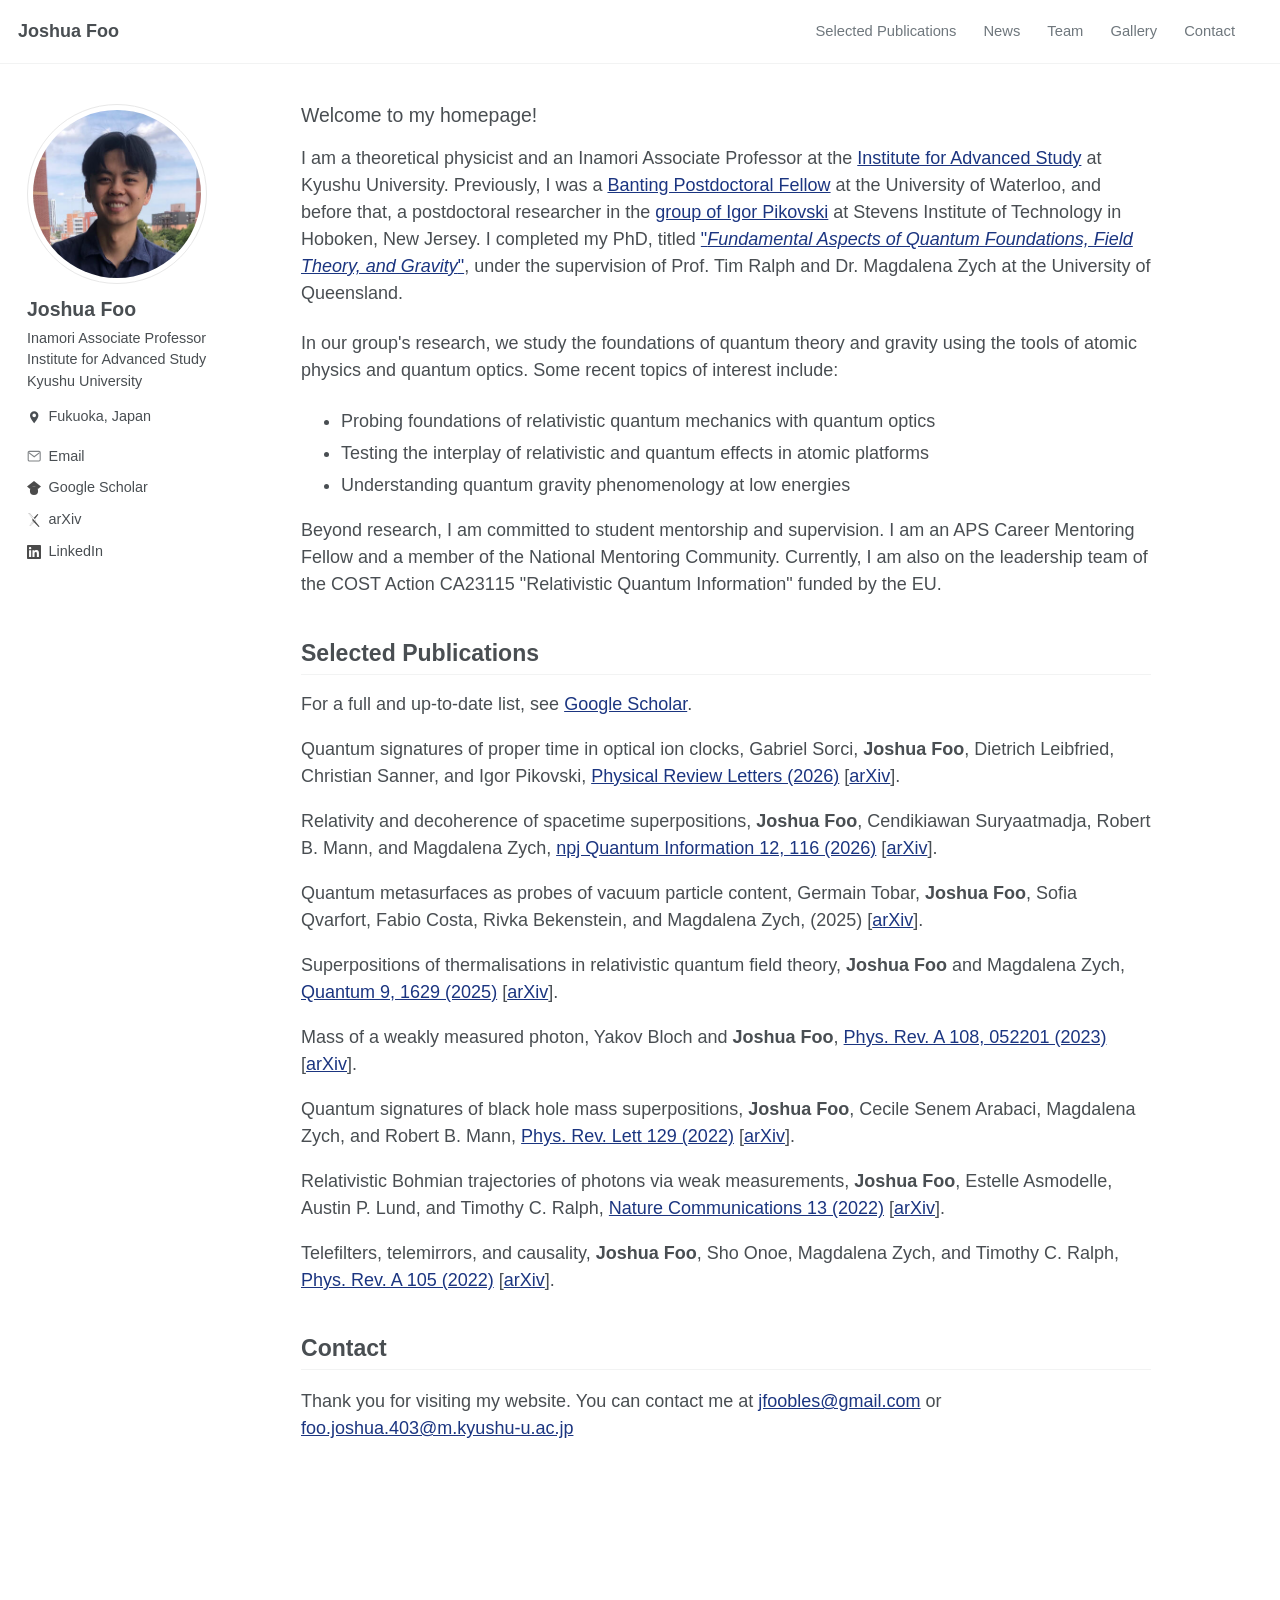
<file: index.html>
<!doctype html>
<html lang="en">
<head>
  <meta charset="utf-8">
  <meta name="viewport" content="width=device-width, initial-scale=1">
  <meta name="description" content="Joshua Foo, theoretical physicist and Inamori Associate Professor at Kyushu University.">
  <title>Joshua Foo | Theoretical Physics</title>
  <link rel="stylesheet" href="assets/css/academicpages.css">
  <link rel="stylesheet" href="assets/css/site.css?v=20261122">
</head>
<body>
  <header class="masthead">
    <nav class="masthead__inner-wrap site-nav" aria-label="Main navigation">
      <a class="site-name" href="index.html" aria-current="page">Joshua Foo</a>
      <a href="index.html#publications">Selected Publications</a><a href="news.html">News</a><a href="team.html">Team</a><a href="gallery.html">Gallery</a><a href="index.html#contact">Contact</a>
    </nav>
  </header>
  <div class="layout">
    <aside class="profile" aria-label="Profile">
      <img src="assets/images/image06.jpg" alt="Joshua Foo">
      <h1>Joshua Foo</h1>
      <p>Inamori Associate Professor<br>Institute for Advanced Study<br>Kyushu University</p>
      <p class="location"><svg viewBox="0 0 24 24" fill="currentColor" aria-hidden="true"><path d="M12 2a7 7 0 0 0-7 7c0 5 7 13 7 13s7-8 7-13a7 7 0 0 0-7-7Zm0 10a3 3 0 1 1 0-6 3 3 0 0 1 0 6Z"></path></svg> Fukuoka, Japan</p>
      <ul class="social-links" aria-label="Profile links">
        <li><a href="index.html#contact"><svg viewBox="0 0 24 24" fill="none" stroke="currentColor" stroke-width="1.8" aria-hidden="true"><rect x="2" y="4" width="20" height="16" rx="2"></rect><path d="m3 6 9 7 9-7"></path></svg> Email</a></li>
        <li><a href="https://scholar.google.com/citations?user=iPHpngQAAAAJ&amp;hl=en"><img src="assets/icons/googlescholar.svg" alt=""> Google Scholar</a></li>
        <li><a href="https://arxiv.org/search/?query=Joshua+Foo&amp;searchtype=author&amp;abstracts=show&amp;order=-announced_date_first&amp;size=50"><img src="assets/icons/arxiv.svg" alt=""> arXiv</a></li>
        <li><a href="https://www.linkedin.com/in/joshua-foo-787594256/"><img src="assets/icons/linkedin.svg" alt=""> LinkedIn</a></li>
      </ul>
    </aside>
    <main class="content" id="home">
      <section class="intro" aria-labelledby="welcome"><h2 id="welcome">Welcome to my homepage!</h2>
        <p>I am a theoretical physicist and an Inamori Associate Professor at the <a href="https://ias.kyushu-u.ac.jp">Institute for Advanced Study</a> at Kyushu University. Previously, I was a <a href="https://banting.fellowships-bourses.gc.ca/en/home-accueil.html">Banting Postdoctoral Fellow</a> at the University of Waterloo, and before that, a postdoctoral researcher in the <a href="https://www.pi-quantum.com">group of Igor Pikovski</a> at Stevens Institute of Technology in Hoboken, New Jersey. I completed my PhD, titled <a href="https://espace.library.uq.edu.au/view/UQ:a9141a0">&quot;<em>Fundamental Aspects of Quantum Foundations, Field Theory, and Gravity</em>&quot;</a>, under the supervision of Prof. Tim Ralph and Dr. Magdalena Zych at the University of Queensland.</p><p>In our group&#x27;s research, we study the foundations of quantum theory and gravity using the tools of atomic physics and quantum optics. Some recent topics of interest include:</p>
        <ul><li><p>Probing foundations of relativistic quantum mechanics with quantum optics</p></li><li><p>Testing the interplay of relativistic and quantum effects in atomic platforms</p></li><li><p>Understanding quantum gravity phenomenology at low energies</p></li></ul>
        <p>Beyond research, I am committed to student mentorship and supervision. I am an APS Career Mentoring Fellow and a member of the National Mentoring Community. Currently, I am also on the leadership team of the COST Action CA23115 &quot;Relativistic Quantum Information&quot; funded by the EU.</p>
      </section>
      <section class="publications" id="publications">
        <h2>Selected Publications</h2>
        <p>For a full and up-to-date list, see <a href="https://scholar.google.com/citations?user=iPHpngQAAAAJ&amp;hl=en">Google Scholar</a>.</p>
        <p>Quantum signatures of proper time in optical ion clocks, Gabriel Sorci, <strong>Joshua Foo</strong>, Dietrich Leibfried, Christian Sanner, and Igor Pikovski, <a href="https://journals.aps.org/prl/abstract/10.1103/qhj9-pc2b">Physical Review Letters (2026)</a> [<a href="https://arxiv.org/abs/2509.09573">arXiv</a>].</p>
        <p>Relativity and decoherence of spacetime superpositions, <strong>Joshua Foo</strong>, Cendikiawan Suryaatmadja, Robert B. Mann, and Magdalena Zych, <a href="https://www.nature.com/articles/s41534-026-01234-x">npj Quantum Information 12, 116 (2026)</a> [<a href="https://arxiv.org/abs/2302.03259">arXiv</a>].</p>
        <p>Quantum metasurfaces as probes of vacuum particle content, Germain Tobar, <strong>Joshua Foo</strong>, Sofia Qvarfort, Fabio Costa, Rivka Bekenstein, and Magdalena Zych, (2025) [<a href="https://arxiv.org/abs/2503.03838">arXiv</a>].</p>
        <p>Superpositions of thermalisations in relativistic quantum field theory, <strong>Joshua Foo</strong> and Magdalena Zych, <a href="https://quantum-journal.org/papers/q-2025-02-11-1629/">Quantum 9, 1629 (2025)</a> [<a href="https://arxiv.org/abs/2307.02593">arXiv</a>].</p>
        <p>Mass of a weakly measured photon, Yakov Bloch and <strong>Joshua Foo</strong>, <a href="https://journals.aps.org/pra/abstract/10.1103/PhysRevA.108.052201">Phys. Rev. A 108, 052201 (2023)</a> [<a href="https://arxiv.org/abs/2305.00891">arXiv</a>].</p>
        <p>Quantum signatures of black hole mass superpositions, <strong>Joshua Foo</strong>, Cecile Senem Arabaci, Magdalena Zych, and Robert B. Mann, <a href="https://journals.aps.org/prl/abstract/10.1103/PhysRevLett.129.181301">Phys. Rev. Lett 129 (2022)</a> [<a href="https://arxiv.org/abs/2111.13315">arXiv</a>].</p>
        <p>Relativistic Bohmian trajectories of photons via weak measurements, <strong>Joshua Foo</strong>, Estelle Asmodelle, Austin P. Lund, and Timothy C. Ralph, <a href="https://www.nature.com/articles/s41467-022-31608-6">Nature Communications 13 (2022)</a> [<a href="https://arxiv.org/abs/2108.05169">arXiv</a>].</p>
        <p>Telefilters, telemirrors, and causality, <strong>Joshua Foo</strong>, Sho Onoe, Magdalena Zych, and Timothy C. Ralph, <a href="https://journals.aps.org/pra/abstract/10.1103/PhysRevA.105.033711">Phys. Rev. A 105 (2022)</a> [<a href="https://arxiv.org/abs/2106.09926">arXiv</a>].</p>
      </section>
      <section id="contact"><h2>Contact</h2><p>Thank you for visiting my website. You can contact me at <a href="mailto:jfoobles@gmail.com">jfoobles@gmail.com</a> or <a href="mailto:foo.joshua.403@m.kyushu-u.ac.jp">foo.joshua.403@m.kyushu-u.ac.jp</a></p></section>
    </main>
  </div>
  <div class="page__footer"><footer>
    Content migrated from the original site, last updated 21 August 2026.
    Built with the <a href="https://github.com/academicpages/academicpages.github.io">AcademicPages</a> stylesheet, a fork of <a href="https://mademistakes.com/work/minimal-mistakes-jekyll-theme/">Minimal Mistakes</a>.
  </footer></div>
</body>
</html>
</file>
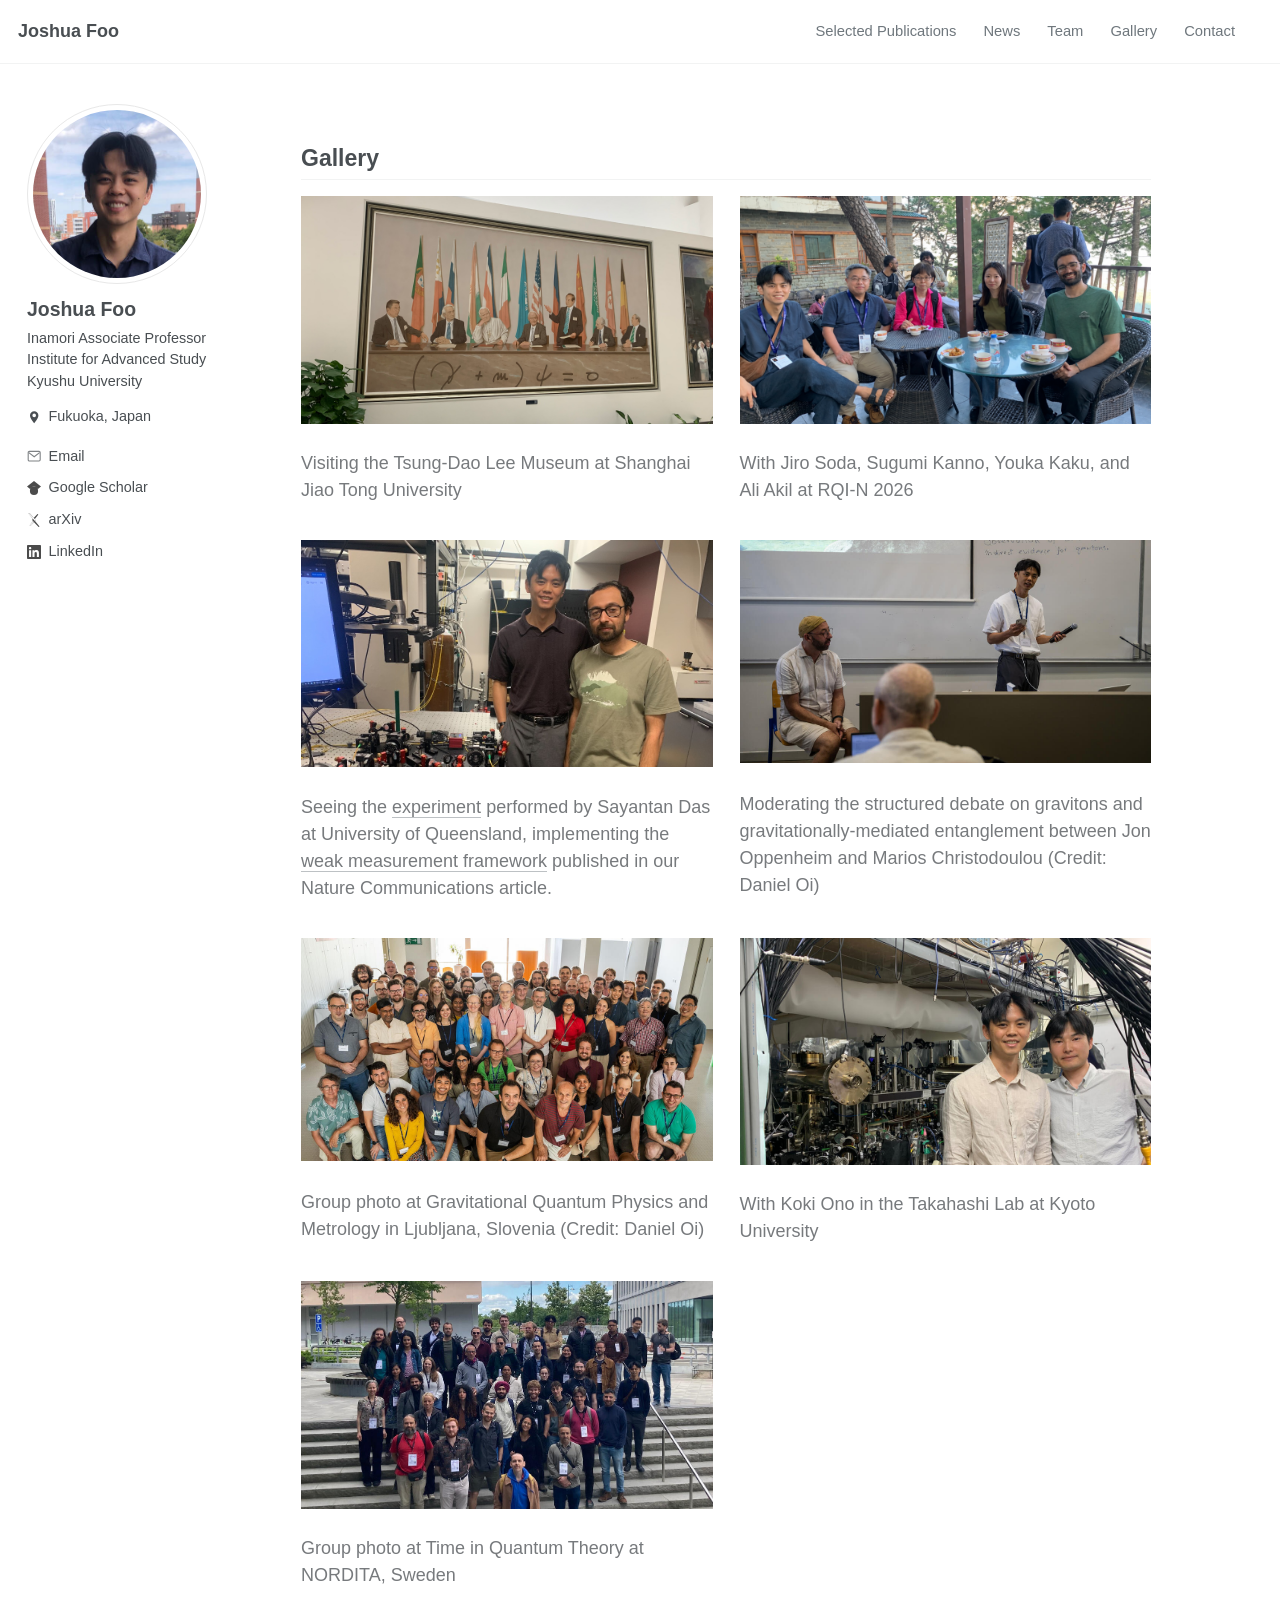
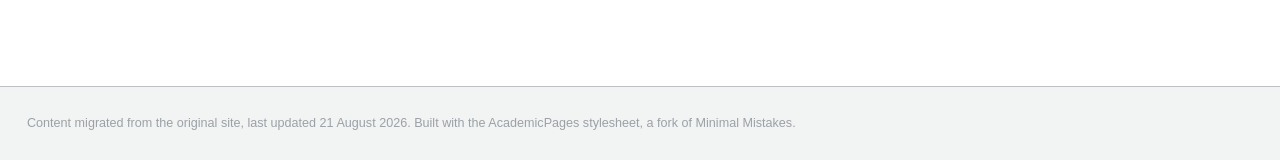
<file: gallery.html>
<!doctype html>
<html lang="en">
<head>
  <meta charset="utf-8">
  <meta name="viewport" content="width=device-width, initial-scale=1">
  <meta name="description" content="Joshua Foo, theoretical physicist and Inamori Associate Professor at Kyushu University.">
  <title>Gallery | Joshua Foo</title>
  <link rel="stylesheet" href="assets/css/academicpages.css">
  <link rel="stylesheet" href="assets/css/site.css?v=20261122">
</head>
<body>
  <header class="masthead">
    <nav class="masthead__inner-wrap site-nav" aria-label="Main navigation">
      <a class="site-name" href="index.html">Joshua Foo</a>
      <a href="index.html#publications">Selected Publications</a><a href="news.html">News</a><a href="team.html">Team</a><a href="gallery.html" aria-current="page">Gallery</a><a href="index.html#contact">Contact</a>
    </nav>
  </header>
  <div class="layout">
    <aside class="profile" aria-label="Profile">
      <img src="assets/images/image06.jpg" alt="Joshua Foo">
      <h1>Joshua Foo</h1>
      <p>Inamori Associate Professor<br>Institute for Advanced Study<br>Kyushu University</p>
      <p class="location"><svg viewBox="0 0 24 24" fill="currentColor" aria-hidden="true"><path d="M12 2a7 7 0 0 0-7 7c0 5 7 13 7 13s7-8 7-13a7 7 0 0 0-7-7Zm0 10a3 3 0 1 1 0-6 3 3 0 0 1 0 6Z"></path></svg> Fukuoka, Japan</p>
      <ul class="social-links" aria-label="Profile links">
        <li><a href="index.html#contact"><svg viewBox="0 0 24 24" fill="none" stroke="currentColor" stroke-width="1.8" aria-hidden="true"><rect x="2" y="4" width="20" height="16" rx="2"></rect><path d="m3 6 9 7 9-7"></path></svg> Email</a></li>
        <li><a href="https://scholar.google.com/citations?user=iPHpngQAAAAJ&amp;hl=en"><img src="assets/icons/googlescholar.svg" alt=""> Google Scholar</a></li>
        <li><a href="https://arxiv.org/search/?query=Joshua+Foo&amp;searchtype=author&amp;abstracts=show&amp;order=-announced_date_first&amp;size=50"><img src="assets/icons/arxiv.svg" alt=""> arXiv</a></li>
        <li><a href="https://www.linkedin.com/in/joshua-foo-787594256/"><img src="assets/icons/linkedin.svg" alt=""> LinkedIn</a></li>
      </ul>
    </aside>
    <main class="content" id="home">
      <section id="gallery">
        <h2>Gallery</h2>
        <div class="gallery-grid">
          <figure><a href="assets/images/gallery01/shanghai-museum.jpg"><img class="gallery-crop" src="assets/images/gallery01/shanghai-museum.jpg" alt="Visiting the Tsung-Dao Lee Museum at Shanghai Jiao Tong University" loading="lazy"></a><figcaption>Visiting the Tsung-Dao Lee Museum at Shanghai Jiao Tong University</figcaption></figure>
          <figure><a href="assets/images/gallery01/rqi-n-2026.png"><img class="gallery-crop" src="assets/images/gallery01/rqi-n-2026.png" alt="With Jiro Soda, Sugumi Kanno, Youka Kaku, and Ali Akil at RQI-N 2026" loading="lazy"></a><figcaption>With Jiro Soda, Sugumi Kanno, Youka Kaku, and Ali Akil at RQI-N 2026</figcaption></figure>
          <figure><a href="assets/images/gallery01/uq-experiment.jpg"><img class="gallery-crop" style="object-position: center top" src="assets/images/gallery01/uq-experiment.jpg" alt="Seeing Sayantan Das's experiment at the University of Queensland" loading="lazy"></a><figcaption>Seeing the <a href="https://arxiv.org/abs/2608.26778">experiment</a> performed by Sayantan Das at University of Queensland, implementing the <a href="https://www.nature.com/articles/s41467-022-31608-6">weak measurement framework</a> published in our Nature Communications article.</figcaption></figure>
          <figure><a href="assets/images/gallery01/0b631663_original.jpg"><img src="assets/images/gallery01/0b631663.jpg" alt="Moderating the structured debate on gravitons and gravitationally-mediated entanglement between Jon Oppenheim and Marios Christodoulou (Credit: Daniel Oi)" loading="lazy"></a><figcaption>Moderating the structured debate on gravitons and gravitationally-mediated entanglement between Jon Oppenheim and Marios Christodoulou (Credit: Daniel Oi)</figcaption></figure>
          <figure><a href="assets/images/gallery01/04dd524a_original.jpg"><img src="assets/images/gallery01/04dd524a.jpg" alt="Group photo at Gravitational Quantum Physics and Metrology in Ljubljana, Slovenia (Credit: Daniel Oi)" loading="lazy"></a><figcaption>Group photo at Gravitational Quantum Physics and Metrology in Ljubljana, Slovenia (Credit: Daniel Oi)</figcaption></figure>
          <figure><a href="assets/images/gallery01/25b02c40_original.jpg"><img class="gallery-crop" src="assets/images/gallery01/25b02c40.jpg" alt="With Koki Ono in the Takahashi Lab at Kyoto University" loading="lazy"></a><figcaption>With Koki Ono in the Takahashi Lab at Kyoto University</figcaption></figure>
          <figure><a href="assets/images/gallery01/17739266_original.jpg"><img src="assets/images/gallery01/17739266.jpg" alt="Group photo at Time in Quantum Theory at NORDITA, Sweden" loading="lazy"></a><figcaption>Group photo at Time in Quantum Theory at NORDITA, Sweden</figcaption></figure>
        </div>
      </section>
    </main>
  </div>
  <div class="page__footer"><footer>
    Content migrated from the original site, last updated 21 August 2026.
    Built with the <a href="https://github.com/academicpages/academicpages.github.io">AcademicPages</a> stylesheet, a fork of <a href="https://mademistakes.com/work/minimal-mistakes-jekyll-theme/">Minimal Mistakes</a>.
  </footer></div>
</body>
</html>
</file>
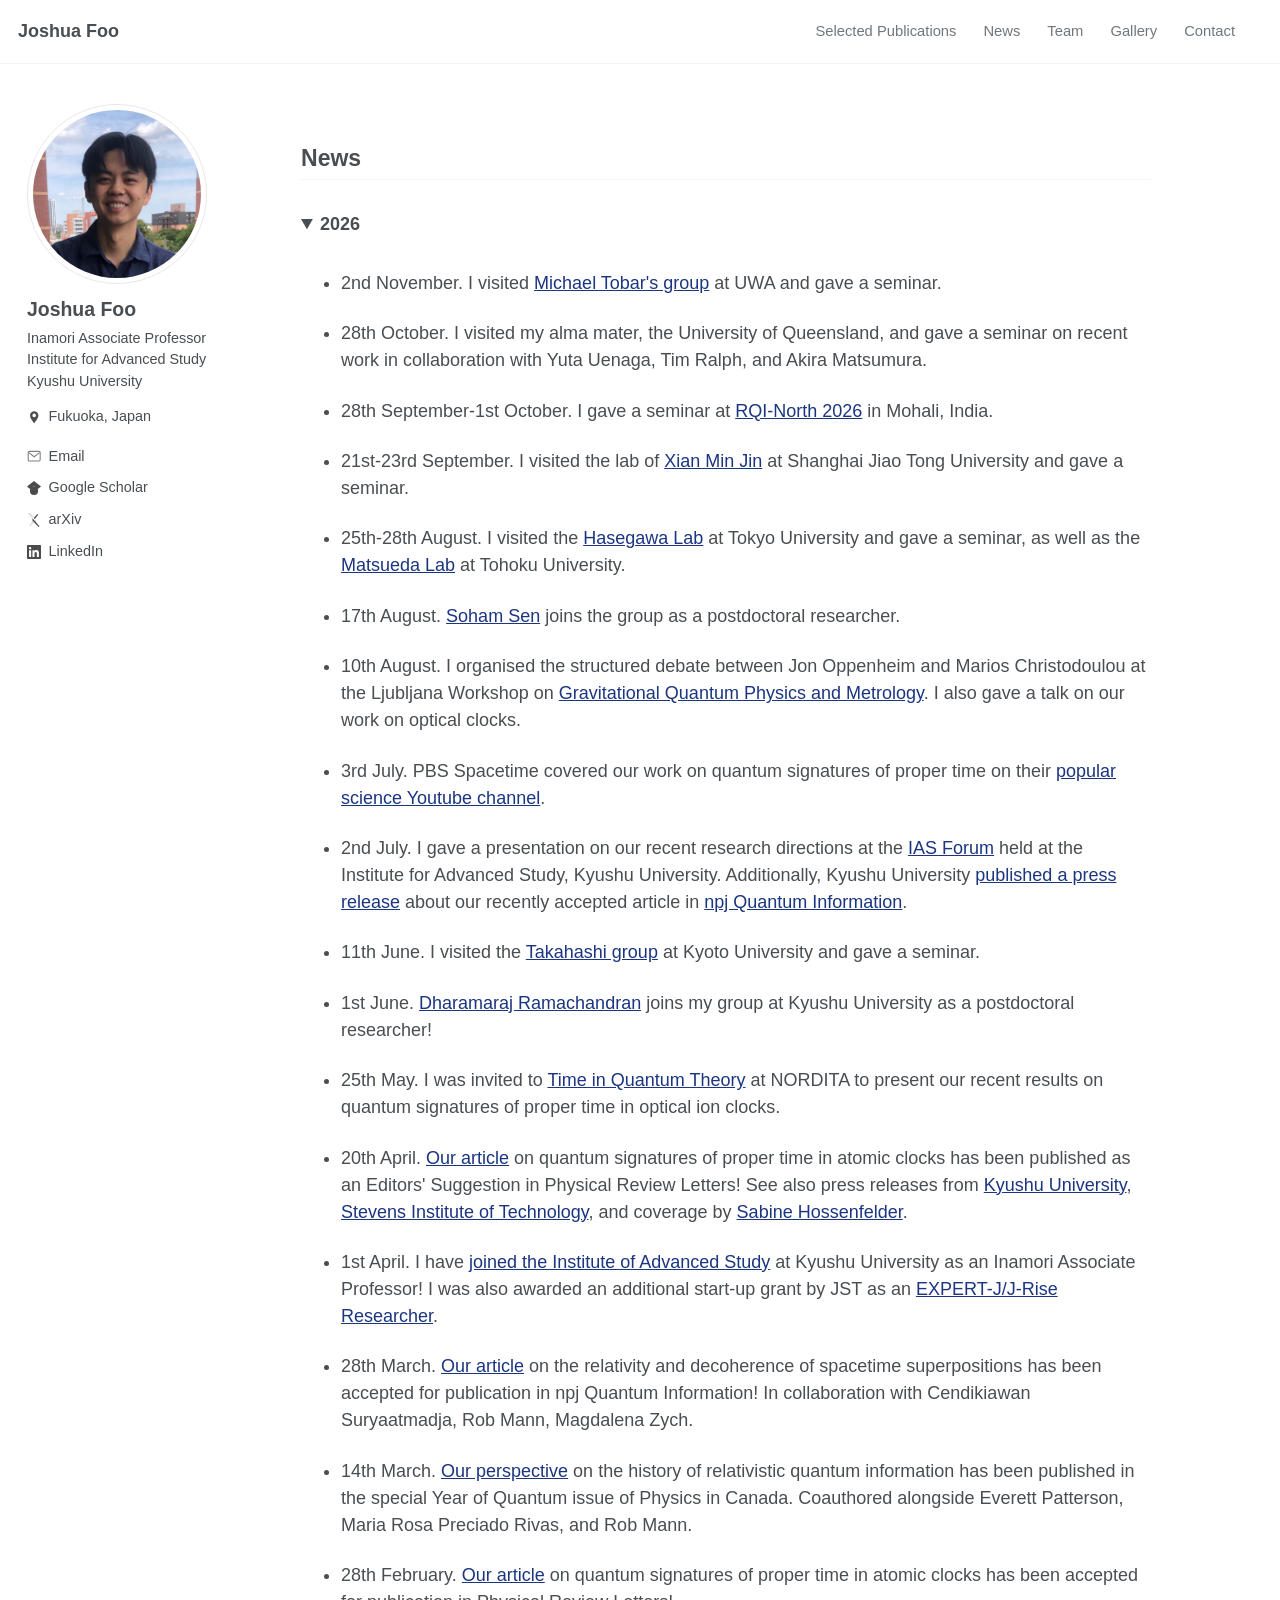
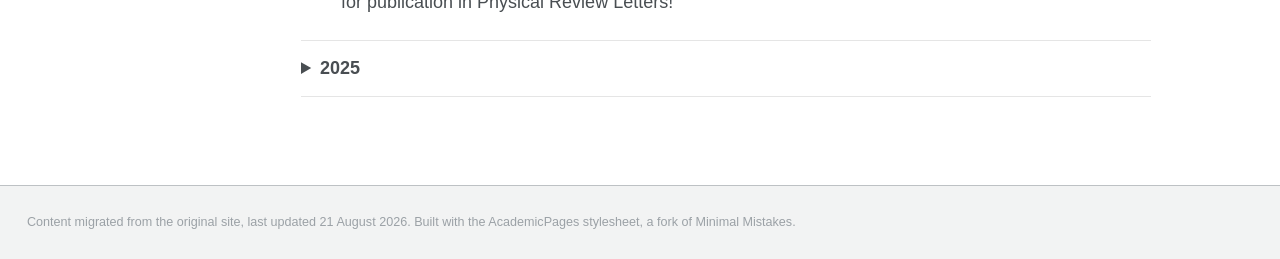
<file: news.html>
<!doctype html>
<html lang="en">
<head>
  <meta charset="utf-8">
  <meta name="viewport" content="width=device-width, initial-scale=1">
  <meta name="description" content="Joshua Foo, theoretical physicist and Inamori Associate Professor at Kyushu University.">
  <title>News | Joshua Foo</title>
  <link rel="stylesheet" href="assets/css/academicpages.css">
  <link rel="stylesheet" href="assets/css/site.css?v=20261121b">
</head>
<body>
  <header class="masthead">
    <nav class="masthead__inner-wrap site-nav" aria-label="Main navigation">
      <a class="site-name" href="index.html">Joshua Foo</a>
      <a href="index.html#publications">Selected Publications</a><a href="news.html" aria-current="page">News</a><a href="team.html">Team</a><a href="gallery.html">Gallery</a><a href="index.html#contact">Contact</a>
    </nav>
  </header>
  <div class="layout">
    <aside class="profile" aria-label="Profile">
      <img src="assets/images/image06.jpg" alt="Joshua Foo">
      <h1>Joshua Foo</h1>
      <p>Inamori Associate Professor<br>Institute for Advanced Study<br>Kyushu University</p>
      <p class="location"><svg viewBox="0 0 24 24" fill="currentColor" aria-hidden="true"><path d="M12 2a7 7 0 0 0-7 7c0 5 7 13 7 13s7-8 7-13a7 7 0 0 0-7-7Zm0 10a3 3 0 1 1 0-6 3 3 0 0 1 0 6Z"></path></svg> Fukuoka, Japan</p>
      <ul class="social-links" aria-label="Profile links">
        <li><a href="index.html#contact"><svg viewBox="0 0 24 24" fill="none" stroke="currentColor" stroke-width="1.8" aria-hidden="true"><rect x="2" y="4" width="20" height="16" rx="2"></rect><path d="m3 6 9 7 9-7"></path></svg> Email</a></li>
        <li><a href="https://scholar.google.com/citations?user=iPHpngQAAAAJ&amp;hl=en"><img src="assets/icons/googlescholar.svg" alt=""> Google Scholar</a></li>
        <li><a href="https://arxiv.org/search/?query=Joshua+Foo&amp;searchtype=author&amp;abstracts=show&amp;order=-announced_date_first&amp;size=50"><img src="assets/icons/arxiv.svg" alt=""> arXiv</a></li>
        <li><a href="https://www.linkedin.com/in/joshua-foo-787594256/"><img src="assets/icons/linkedin.svg" alt=""> LinkedIn</a></li>
      </ul>
    </aside>
    <main class="content" id="home">
      <section id="news"><h2>News</h2>
        <details class="news-year" open><summary>2026</summary><ul>
          <li><p>2nd November. I visited <a href="https://research-repository.uwa.edu.au/en/persons/michael-tobar/">Michael Tobar's group</a> at UWA and gave a seminar.</p></li>
          <li><p>28th October. I visited my alma mater, the University of Queensland, and gave a seminar on recent work in collaboration with Yuta Uenaga, Tim Ralph, and Akira Matsumura.</p></li>
          <li><p>28th September-1st October. I gave a seminar at <a href="https://indico.global/event/17866/">RQI-North 2026</a> in Mohali, India.</p></li>
          <li><p>21st-23rd September. I visited the lab of <a href="https://www.physics.sjtu.edu.cn/en/jsml/jinxianmin.html">Xian Min Jin</a> at Shanghai Jiao Tong University and gave a seminar.</p></li>
          <li><p>25th-28th August. I visited the <a href="https://www.hasegawa-lab.net">Hasegawa Lab</a> at Tokyo University and gave a seminar, as well as the <a href="https://web.tohoku.ac.jp/matsueda/">Matsueda Lab</a> at Tohoku University.</p></li>
          <li><p>17th August. <a href="https://scholar.google.ca/citations?user=hGWFK_4AAAAJ&amp;hl=en&amp;oi=ao">Soham Sen</a> joins the group as a postdoctoral researcher.</p></li>
          <li><p>10th August. I organised the structured debate between Jon Oppenheim and Marios Christodoulou at the Ljubljana Workshop on <a href="https://rqi.fmf.uni-lj.si">Gravitational Quantum Physics and Metrology</a>. I also gave a talk on our work on optical clocks.</p></li>
          <li><p>3rd July. PBS Spacetime covered our work on quantum signatures of proper time on their <a href="https://www.youtube.com/watch?v=7Wiw42ZlBKs&amp;t=743s">popular science Youtube channel</a>.</p></li>
          <li><p>2nd July. I gave a presentation on our recent research directions at the <a href="https://ias.kyushu-u.ac.jp/topics/view.php?cId=1528&amp;?page=1&amp;r_search=&amp;">IAS Forum</a> held at the Institute for Advanced Study, Kyushu University. Additionally, Kyushu University <a href="https://www.kyushu-u.ac.jp/en/researches/view/408">published a press release</a> about our recently accepted article in <a href="https://www.nature.com/articles/s41534-026-01234-x">npj Quantum Information</a>.</p></li>
          <li><p>11th June. I visited the <a href="http://yagura.scphys.kyoto-u.ac.jp">Takahashi group</a> at Kyoto University and gave a seminar.</p></li>
          <li><p>1st June. <a href="https://scholar.google.ca/citations?user=QgnUZ7MAAAAJ&amp;hl=en&amp;oi=ao">Dharamaraj Ramachandran</a> joins my group at Kyushu University as a postdoctoral researcher!</p></li>
          <li><p>25th May. I was invited to <a href="https://indico.fysik.su.se/event/9609/">Time in Quantum Theory</a> at NORDITA to present our recent results on quantum signatures of proper time in optical ion clocks.</p></li>
          <li><p>20th April. <a href="https://journals.aps.org/prl/abstract/10.1103/qhj9-pc2b">Our article</a> on quantum signatures of proper time in atomic clocks has been published as an Editors&#x27; Suggestion in Physical Review Letters! See also press releases from <a href="https://www.kyushu-u.ac.jp/en/researches/view/391">Kyushu University</a>, <a href="https://www.stevens.edu/news/scientists-at-stevens-institute-of-technology-reveal-that-time-can-go-quantum-in-ion-clock-experiments">Stevens Institute of Technology</a>, and coverage by <a href="https://www.youtube.com/watch?v=j5rwokGEPLU">Sabine Hossenfelder</a>.</p></li>
          <li><p>1st April. I have <a href="https://ias.kyushu-u.ac.jp/topics/view.php?cId=1402&amp;divi=|1|">joined the Institute of Advanced Study</a> at Kyushu University as an Inamori Associate Professor! I was also awarded an additional start-up grant by JST as an <a href="https://www.jst.go.jp/jisedai/expert-j/en/project/index.html">EXPERT-J/J-Rise Researcher</a>.</p></li>
          <li><p>28th March. <a href="https://arxiv.org/abs/2302.03259">Our article</a> on the relativity and decoherence of spacetime superpositions has been accepted for publication in npj Quantum Information! In collaboration with Cendikiawan Suryaatmadja, Rob Mann, Magdalena Zych.</p></li>
          <li><p>14th March. <a href="https://pic-pac.cap.ca/index.php/Issues/view_issue/458">Our perspective</a> on the history of relativistic quantum information has been published in the special Year of Quantum issue of Physics in Canada. Coauthored alongside Everett Patterson, Maria Rosa Preciado Rivas, and Rob Mann.</p></li>
          <li><p>28th February. <a href="https://arxiv.org/abs/2509.09573">Our article</a> on quantum signatures of proper time in atomic clocks has been accepted for publication in Physical Review Letters!</p></li></ul>
        </details><details class="news-year"><summary>2025</summary><ul><li><p>16th December. I gave an invited talk at <a href="https://www.robbmanngroup.ca/rbm70">RBM70</a>, a conference celebrating Prof. Robert Mann’s contributions to physics.</p></li>
          <li><p>27th November. I accepted a position at the <a href="https://ias.kyushu-u.ac.jp">Institute for Advanced Study</a>, Kyushu University, as an Inamori Associate Professor!</p></li>
          <li><p>25th November. <a href="https://arxiv.org/abs/2511.20759">Our preprint</a> on quantum dynamics of quasiclassical spacetimes appeared on the arXiv! In collaboration with Sijia Wang, Achintya Sajeendran, Dong-Han Yeom, and Robert Mann.</p></li>
          <li><p>29th September. <a href="https://www.newscientist.com/article/2497886-ultracold-clocks-could-reveal-how-quantum-physics-alters-time/">New Scientist</a> published an article about our <a href="https://arxiv.org/abs/2509.09573">recent results</a> on witnessing quantum effects in the proper time dynamics of optical clocks!</p></li>
          <li><p>8th August. <a href="https://quantum-journal.org/papers/q-2025-08-08-1827/">Our paper</a> proposing an experiment to witness general relativistic effects in atom interferometry has been published in Quantum! In collaboration with Jerzy Paczos and Magdalena Zych.</p></li>
          <li><p>9th June. I attended <a href="https://helgoland2025.yalepages.org">Helgoland 2025</a>, a workshop celebrating the 100th anniversary of Werner Heisenberg&#x27;s trip to the island and subsequent discovery of matrix mechanics. <a href="https://www.quantamagazine.org/its-a-mess-a-brain-bending-trip-to-quantum-theorys-100th-birthday-party-20250808/">Quanta magazine</a> published an article covering the event.</p></li>
          <li><p>2nd May. <a href="https://journals.aps.org/pra/abstract/10.1103/PhysRevA.111.052201">Our paper</a> on general relativistic weak values of photons was published in <em>Physical Review A</em>! In collaboration with Cameron Bellamy and Tim Ralph.</p></li>
          <li><p>5th March. <a href="https://arxiv.org/abs/2503.03838">Our preprint</a> proposing to observe particle production with a quantum metasurface was posted to the arXiv! In collaboration with Germain Tobar, Sofia Qvarfort, Fabio Costa, Rivka Bekenstein, and Magdalena Zych.</p></li>
          <li><p>27th February. I was awarded the <a href="https://www.mdpi.com/journal/universe/awards/2680">Universe travel award</a>.</p></li>
          <li><p>23rd January. I gave an invited talk at the <a href="https://indico.itp.ac.cn/event/300/">Peng Huanwu Forum on Theoretical Physics</a> hosted by the Institute of Theoretical Physics in Beijing. I was awarded the Best Presentation Prize.</p></li>
          <li><p>1st January. I joined the University of Waterloo as a <a href="https://banting.fellowships-bourses.gc.ca/en/home-accueil.html">Banting Postdoctoral Fellow</a>. An article about my research was published <a href="https://uwaterloo.ca/physics-astronomy/news/waterloo-science-welcomes-three-banting-fellowship">here</a>.</p></li></ul>
        </details>
      </section>
    </main>
  </div>
  <div class="page__footer"><footer>
    Content migrated from the original site, last updated 21 August 2026.
    Built with the <a href="https://github.com/academicpages/academicpages.github.io">AcademicPages</a> stylesheet, a fork of <a href="https://mademistakes.com/work/minimal-mistakes-jekyll-theme/">Minimal Mistakes</a>.
  </footer></div>
</body>
</html>
</file>
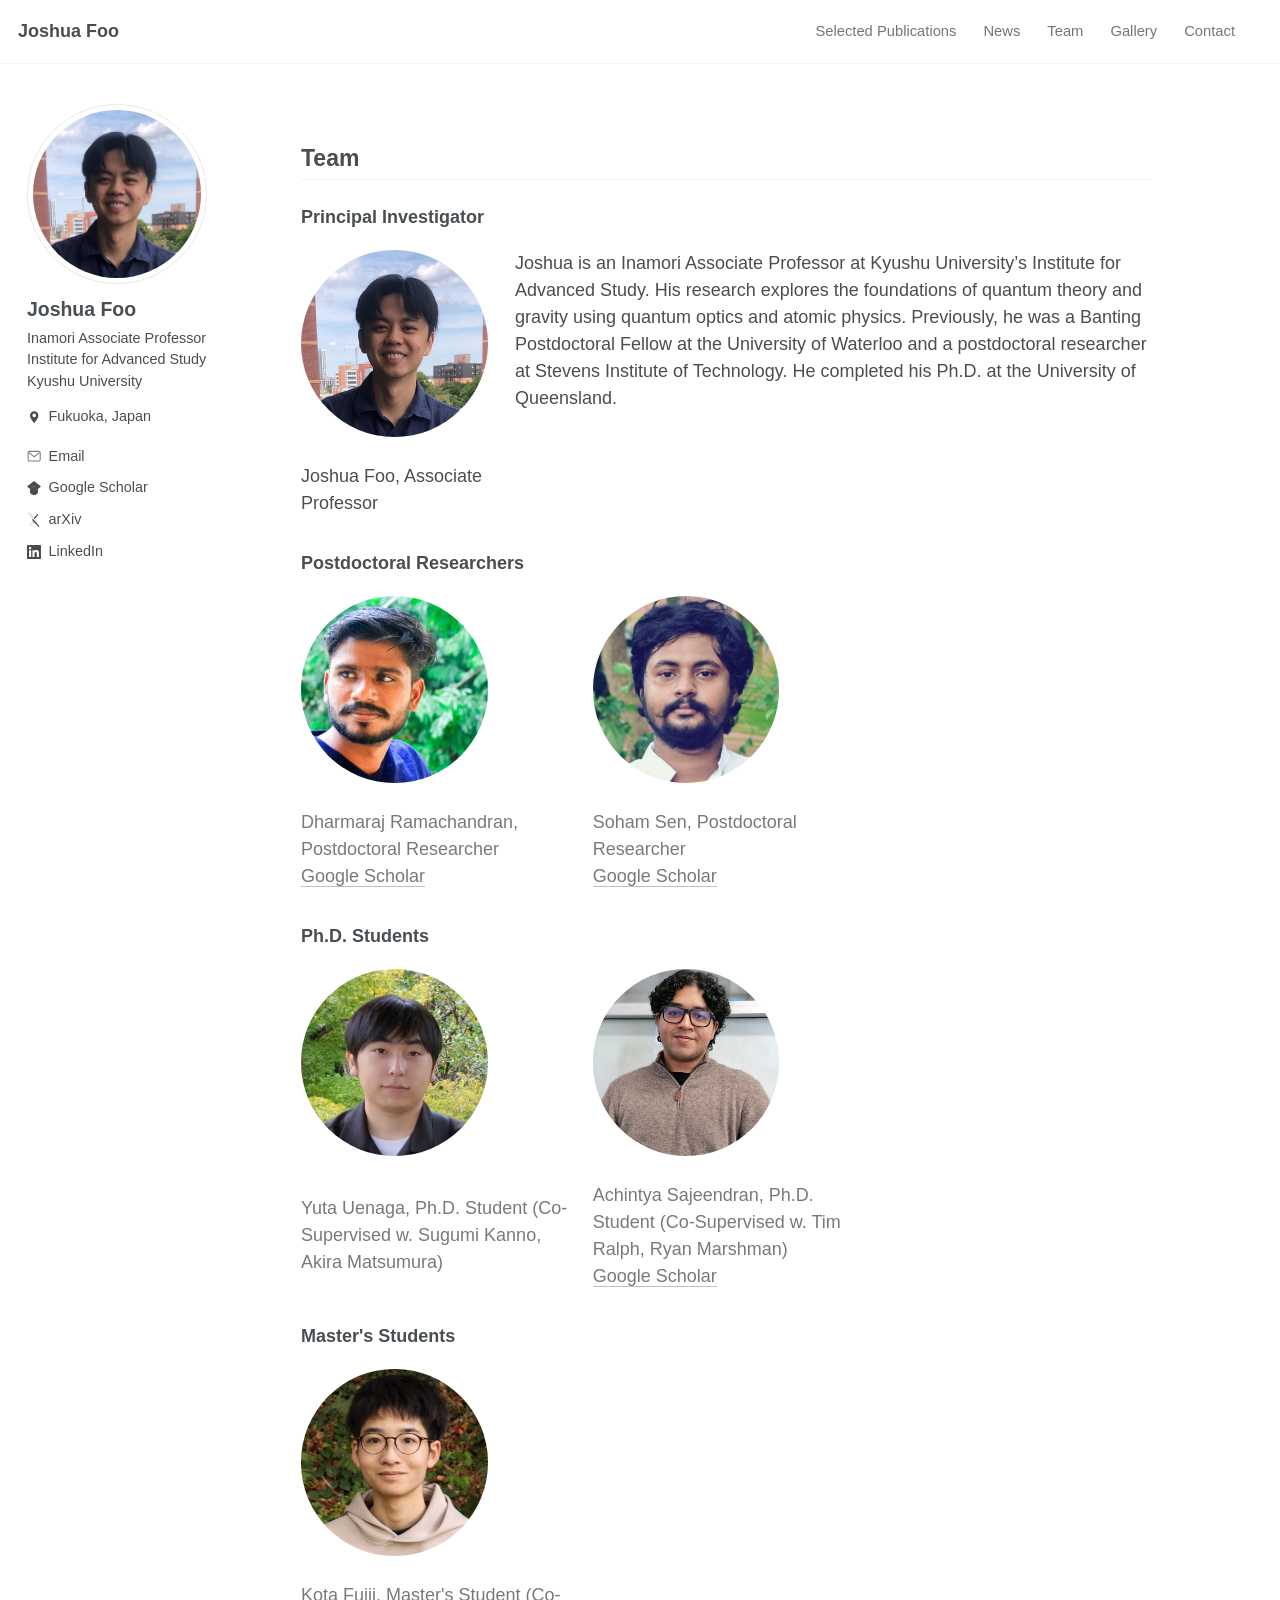
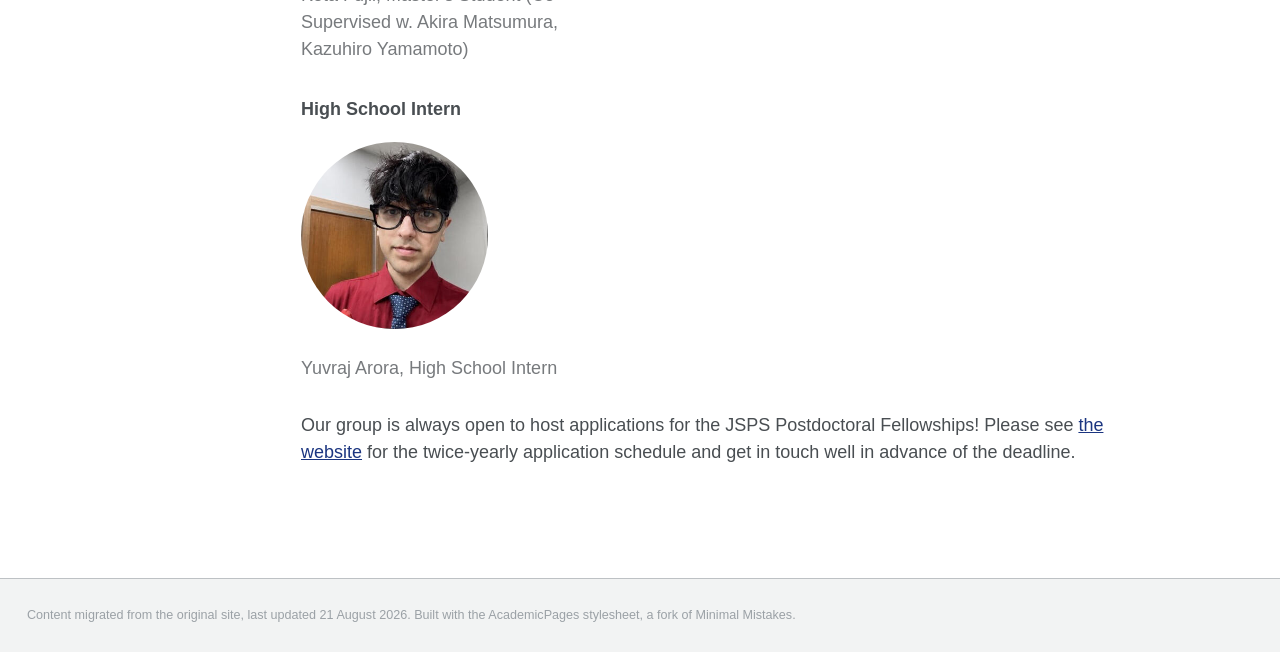
<file: team.html>
<!doctype html>
<html lang="en">
<head>
  <meta charset="utf-8">
  <meta name="viewport" content="width=device-width, initial-scale=1">
  <meta name="description" content="Joshua Foo, theoretical physicist and Inamori Associate Professor at Kyushu University.">
  <title>Team | Joshua Foo</title>
  <link rel="stylesheet" href="assets/css/academicpages.css">
  <link rel="stylesheet" href="assets/css/site.css?v=20261121c">
</head>
<body>
  <header class="masthead">
    <nav class="masthead__inner-wrap site-nav" aria-label="Main navigation">
      <a class="site-name" href="index.html">Joshua Foo</a>
      <a href="index.html#publications">Selected Publications</a><a href="news.html">News</a><a href="team.html" aria-current="page">Team</a><a href="gallery.html">Gallery</a><a href="index.html#contact">Contact</a>
    </nav>
  </header>
  <div class="layout">
    <aside class="profile" aria-label="Profile">
      <img src="assets/images/image06.jpg" alt="Joshua Foo">
      <h1>Joshua Foo</h1>
      <p>Inamori Associate Professor<br>Institute for Advanced Study<br>Kyushu University</p>
      <p class="location"><svg viewBox="0 0 24 24" fill="currentColor" aria-hidden="true"><path d="M12 2a7 7 0 0 0-7 7c0 5 7 13 7 13s7-8 7-13a7 7 0 0 0-7-7Zm0 10a3 3 0 1 1 0-6 3 3 0 0 1 0 6Z"></path></svg> Fukuoka, Japan</p>
      <ul class="social-links" aria-label="Profile links">
        <li><a href="index.html#contact"><svg viewBox="0 0 24 24" fill="none" stroke="currentColor" stroke-width="1.8" aria-hidden="true"><rect x="2" y="4" width="20" height="16" rx="2"></rect><path d="m3 6 9 7 9-7"></path></svg> Email</a></li>
        <li><a href="https://scholar.google.com/citations?user=iPHpngQAAAAJ&amp;hl=en"><img src="assets/icons/googlescholar.svg" alt=""> Google Scholar</a></li>
        <li><a href="https://arxiv.org/search/?query=Joshua+Foo&amp;searchtype=author&amp;abstracts=show&amp;order=-announced_date_first&amp;size=50"><img src="assets/icons/arxiv.svg" alt=""> arXiv</a></li>
        <li><a href="https://www.linkedin.com/in/joshua-foo-787594256/"><img src="assets/icons/linkedin.svg" alt=""> LinkedIn</a></li>
      </ul>
    </aside>
    <main class="content" id="home">
      <section id="team">
        <h2>Team</h2>
        <h3>Principal Investigator</h3>
        <div class="team-lead">
          <figure><img src="assets/images/image01.jpg" alt="Joshua Foo, Associate Professor" loading="lazy"><figcaption>Joshua Foo, Associate Professor</figcaption></figure>
          <p>Joshua is an Inamori Associate Professor at Kyushu University’s Institute for Advanced Study. His research explores the foundations of quantum theory and gravity using quantum optics and atomic physics. Previously, he was a Banting Postdoctoral Fellow at the University of Waterloo and a postdoctoral researcher at Stevens Institute of Technology. He completed his Ph.D. at the University of Queensland.</p>
        </div>
        <h3>Postdoctoral Researchers</h3>
        <div class="team-grid">
          <figure><img src="assets/images/image02.jpg" alt="Dharmaraj Ramachandran, Postdoctoral Researcher" loading="lazy"><figcaption>Dharmaraj Ramachandran, Postdoctoral Researcher<br><a href="https://scholar.google.ca/citations?user=QgnUZ7MAAAAJ&amp;hl=en">Google Scholar</a></figcaption></figure>
          <figure><img src="assets/images/image08.jpg" alt="Soham Sen, Postdoctoral Researcher" loading="lazy"><figcaption>Soham Sen, Postdoctoral Researcher<br><a href="https://scholar.google.ca/citations?user=hGWFK_4AAAAJ&amp;hl=en">Google Scholar</a></figcaption></figure>
        </div>
        <h3>Ph.D. Students</h3>
        <div class="team-grid">
          <figure><img src="assets/images/image05.jpg" alt="Yuta Uenaga, Ph.D. Student (Co-Supervised w. Sugumi Kanno, Akira Matsumura)" loading="lazy"><figcaption>Yuta Uenaga, Ph.D. Student (Co-Supervised w. Sugumi Kanno, Akira Matsumura)</figcaption></figure>
          <figure><img src="assets/images/image09.jpg" alt="Achintya Sajeendran, Ph.D. Student (Co-Supervised w. Tim Ralph, Ryan Marshman)" loading="lazy"><figcaption>Achintya Sajeendran, Ph.D. Student (Co-Supervised w. Tim Ralph, Ryan Marshman)<br><a href="https://scholar.google.com/citations?user=iwZJxNQAAAAJ&amp;hl=en">Google Scholar</a></figcaption></figure>
        </div>
        <h3>Master's Students</h3>
        <div class="team-grid">
          <figure><img src="assets/images/kota-fujii.png" alt="Kota Fujii, Master's Student" loading="lazy"><figcaption>Kota Fujii, Master's Student (Co-Supervised w. Akira Matsumura, Kazuhiro Yamamoto)</figcaption></figure>
        </div>
        <h3>High School Intern</h3>
        <div class="team-grid">
          <figure><img src="assets/images/image07.jpg" alt="Yuvraj Arora, High School Intern" loading="lazy"><figcaption>Yuvraj Arora, High School Intern</figcaption></figure>
        </div>
        <p>Our group is always open to host applications for the JSPS Postdoctoral Fellowships! Please see <a href="https://www.jsps.go.jp/english/e-fellow/">the website</a> for the twice-yearly application schedule and get in touch well in advance of the deadline.</p>
      </section>
    </main>
  </div>
  <div class="page__footer"><footer>
    Content migrated from the original site, last updated 21 August 2026.
    Built with the <a href="https://github.com/academicpages/academicpages.github.io">AcademicPages</a> stylesheet, a fork of <a href="https://mademistakes.com/work/minimal-mistakes-jekyll-theme/">Minimal Mistakes</a>.
  </footer></div>
</body>
</html>
</file>
<file: assets/css/academicpages.css>
a:focus{outline:thin dotted #f89406;outline:5px auto #f89406;outline-offset:-2px}*,*:before,*:after{-moz-box-sizing:border-box;-webkit-box-sizing:border-box;box-sizing:border-box}html{box-sizing:border-box;background-color:#fff;font-size:16px;-webkit-text-size-adjust:100%;-ms-text-size-adjust:100%}@media (min-width: 48em){html{font-size:18px}}body{margin:0}::-moz-selection{color:#fff;background:#000}::selection{color:#fff;background:#000}article,aside,details,figcaption,figure,footer,header,hgroup,main,nav,section{display:block}audio,canvas,video{display:inline-block;*display:inline;*zoom:1}audio:not([controls]){display:none}a{color:#52adc8}a:hover,a:active{outline:0}sub,sup{position:relative;font-size:75%;line-height:0;vertical-align:baseline}sup{top:-0.5em}sub{bottom:-0.25em}img{max-width:100%;width:auto\9;height:auto;vertical-align:middle;border:0;-ms-interpolation-mode:bicubic}#map_canvas img,.google-maps img{max-width:none}button,input,select,textarea{margin:0;font-size:100%;vertical-align:middle}button,input{*overflow:visible;line-height:normal}button::-moz-focus-inner,input::-moz-focus-inner{padding:0;border:0}button,html input[type="button"],input[type="reset"],input[type="submit"]{-webkit-appearance:button;cursor:pointer}label,select,button,input[type="button"],input[type="reset"],input[type="submit"],input[type="radio"],input[type="checkbox"]{cursor:pointer}input[type="search"]{box-sizing:content-box;-webkit-appearance:textfield}input[type="search"]::-webkit-search-decoration,input[type="search"]::-webkit-search-cancel-button{-webkit-appearance:none}textarea{overflow:auto;vertical-align:top}html{position:relative;min-height:100%}body{margin:0;padding:0;padding-bottom:9em;color:#494e52;font-family:-apple-system,".SFNSText-Regular","San Francisco","Roboto","Segoe UI","Helvetica Neue","Lucida Grande",Arial,sans-serif;line-height:1.5}body.overflow--hidden{overflow:hidden}h1,h2,h3,h4,h5,h6{margin:2em 0 0.5em;line-height:1.2;font-family:-apple-system,".SFNSText-Regular","San Francisco","Roboto","Segoe UI","Helvetica Neue","Lucida Grande",Arial,sans-serif;font-weight:bold}h1{margin-top:0;font-size:1.563em}h2{font-size:1.25em}h3{font-size:1em}h4{font-size:.75em}h5{font-size:.75em}h6{font-size:.75em}small,.small{font-size:.75em}p{margin-bottom:1.3em}u,ins{text-decoration:none;border-bottom:1px solid #494e52}u a,ins a{color:inherit}del a{color:inherit}p,pre,blockquote,ul,ol,dl,figure,table,fieldset{orphans:3;widows:3}abbr[title],abbr[data-original-title]{text-decoration:none;cursor:help;border-bottom:1px dotted #494e52}blockquote{margin:2em 1em 2em 0;padding-left:1em;padding-right:1em;font-style:italic;border-left:0.25em solid #7a8288}blockquote cite{font-style:italic}blockquote cite:before{content:"\2014";padding-right:5px}a:hover,a:active{outline:0}tt,code,kbd,samp,pre{font-family:Monaco,Consolas,"Lucida Console",monospace}pre{overflow-x:auto}p>code,a>code,li>code,figcaption>code,td>code{padding-top:0.1rem;padding-bottom:0.1rem;font-size:.75em;background:#fafafa;border:1px solid #f2f3f3;border-radius:4px;box-shadow:0 1px 1px rgba(0,0,0,0.125)}p>code:before,p>code:after,a>code:before,a>code:after,li>code:before,li>code:after,figcaption>code:before,figcaption>code:after,td>code:before,td>code:after{letter-spacing:-0.2em;content:"\00a0"}hr{display:block;margin:1em 0;border:0;border-top:1px solid #f2f3f3}ul li,ol li{margin-bottom:0.5em}li ul,li ol{margin-top:0.5em}figure{display:-webkit-box;display:flex;-webkit-box-pack:justify;justify-content:space-between;-webkit-box-align:start;align-items:flex-start;flex-wrap:wrap;margin:2em 0}figure img,figure iframe,figure .fluid-width-video-wrapper{margin-bottom:1em}figure img{width:100%;border-radius:4px;-webkit-transition:all 0.2s ease-in-out;transition:all 0.2s ease-in-out}figure>a{display:block}@media (min-width: 37.5em){figure.half>a,figure.half>img{width:calc(50% - 0.5em)}}figure.half figcaption{width:100%}@media (min-width: 37.5em){figure.third>a,figure.third>img{width:calc(33.3333% - 0.5em)}}figure.third figcaption{width:100%}figcaption{margin-bottom:0.5em;color:#777a7d;font-family:Georgia,Times,serif;font-size:.75em}figcaption a{color:inherit;text-decoration:none;border-bottom:1px solid #bdc1c4;-webkit-transition:all 0.2s ease-in-out;transition:all 0.2s ease-in-out}figcaption a:hover{color:#000;border-bottom-color:#000}svg:not(:root){overflow:hidden}nav ul{margin:0;padding:0}nav li{list-style:none}nav a{text-decoration:none}nav ul li,nav ol li{margin-bottom:0}nav li ul,nav li ol{margin-top:0}b,i,strong,em,blockquote,p,q,span,figure,img,h1,h2,header,input,a,tr,td,form button,input[type="submit"],.btn,#goog-wm-sb,.highlight,.archive__item-teaser{-webkit-transition:all 0.2s ease-in-out;transition:all 0.2s ease-in-out}.hidden{display:none;visibility:hidden}.load{display:none}.transparent{opacity:0}.visually-hidden,.screen-reader-text,.screen-reader-text span,.screen-reader-shortcut{position:absolute !important;clip:rect(1px, 1px, 1px, 1px);height:1px !important;width:1px !important;border:0 !important;overflow:hidden}body:hover .visually-hidden a,body:hover .visually-hidden input,body:hover .visually-hidden button{display:none !important}.screen-reader-text:focus,.screen-reader-shortcut:focus{clip:auto !important;height:auto !important;width:auto !important;display:block;font-size:1em;font-weight:bold;padding:15px 23px 14px;background:#fff;z-index:100000;text-decoration:none;box-shadow:0 0 2px 2px rgba(0,0,0,0.6)}.skip-link{position:fixed;z-index:20;margin:0;font-family:-apple-system,".SFNSText-Regular","San Francisco","Roboto","Segoe UI","Helvetica Neue","Lucida Grande",Arial,sans-serif;white-space:nowrap}.skip-link li{height:0;width:0;list-style:none}.text-left{text-align:left}.text-center{text-align:center}.text-right{text-align:right}.text-justify{text-align:justify}.text-nowrap{white-space:nowrap}.cf{clear:both}.wrapper{max-width:925px;margin-left:auto;margin-right:auto}.wrapper:after{content:" ";display:block;clear:both}.align-left{display:block;margin-left:auto;margin-right:auto}@media (min-width: 37.5em){.align-left{float:left;margin-right:1em}}.align-right{display:block;margin-left:auto;margin-right:auto}@media (min-width: 37.5em){.align-right{float:right;margin-left:1em}}.align-center{display:block;margin-left:auto;margin-right:auto}@media (min-width: 57.8125em){.full{margin-right:-19.4915254237% !important}}.icon{display:inline-block;fill:currentColor;width:1em;height:1.1em;line-height:1;position:relative;top:-0.1em;vertical-align:middle}.social-icons .fa{color:#000}.social-icons .fa-behance,.social-icons .fa-behance-square{color:#1769FF}.social-icons .fa-dribbble{color:#ea4c89}.social-icons .fa-facebook,.social-icons .fa-facebook-square{color:#3b5998}.social-icons .fa-flickr{color:#ff0084}.social-icons .fa-foursquare{color:#0072b1}.social-icons .fa-github,.social-icons .fa-github-alt,.social-icons .fa-github-square{color:#171516}.social-icons .fa-google-plus,.social-icons .fa-google-plus-square{color:#dd4b39}.social-icons .fa-instagram{color:#517fa4}.social-icons .fa-lastfm,.social-icons .fa-lastfm-square{color:#d51007}.social-icons .fa-linkedin,.social-icons .fa-linkedin-square{color:#007bb6}.social-icons .fa-pinterest,.social-icons .fa-pinterest-p,.social-icons .fa-pinterest-square{color:#cb2027}.social-icons .fa-rss,.social-icons .fa-rss-square{color:#fa9b39}.social-icons .fa-soundcloud{color:#f30}.social-icons .fa-stack-exchange,.social-icons .fa-stack-overflow{color:#fe7a15}.social-icons .fa-tumblr,.social-icons .fa-tumblr-square{color:#32506d}.social-icons .fa-twitter,.social-icons .fa-twitter-square{color:#55acee}.social-icons .fa-vimeo,.social-icons .fa-vimeo-square{color:#1ab7ea}.social-icons .fa-vine{color:#00bf8f}.social-icons .fa-youtube,.social-icons .fa-youtube-square,.social-icons .fa-youtube-play{color:#b00}.social-icons .fa-xing,.social-icons .fa-xing-square{color:#006567}.navicon{position:relative;width:28px;height:4px;background:#fff;margin:auto;-webkit-transition:0.3s;transition:0.3s}.navicon:before,.navicon:after{content:"";position:absolute;left:0;width:28px;height:4px;background:#fff;-webkit-transition:0.3s;transition:0.3s}.navicon:before{top:-8px}.navicon:after{bottom:-8px}.close .navicon{background:transparent}.close .navicon:before,.close .navicon:after{-webkit-transform-origin:50% 50%;-ms-transform-origin:50% 50%;transform-origin:50% 50%;top:0;width:28px}.close .navicon:before{-webkit-transform:rotate3d(0, 0, 1, 45deg);transform:rotate3d(0, 0, 1, 45deg)}.close .navicon:after{-webkit-transform:rotate3d(0, 0, 1, -45deg);transform:rotate3d(0, 0, 1, -45deg)}@media (min-width: 57.8125em){.sticky{clear:both;position:-webkit-sticky;position:sticky;top:2em}.sticky::after{clear:both;content:"";display:table}.sticky>*{display:block}}.well{min-height:20px;padding:19px;margin-bottom:20px;background-color:#f5f5f5;border:1px solid #e3e3e3;border-radius:4px;box-shadow:inset 0 1px 1px rgba(0,0,0,0.05)}.show-modal{overflow:hidden;position:relative}.show-modal:before{position:absolute;content:"";top:0;left:0;width:100%;height:100%;z-index:999;background-color:rgba(255,255,255,0.85)}.show-modal .modal{display:block}.modal{display:none;position:fixed;width:300px;top:50%;left:50%;margin-left:-150px;margin-top:-150px;min-height:0;z-index:9999;background:#fff;border:1px solid #f2f3f3;border-radius:4px;box-shadow:0 1px 1px rgba(0,0,0,0.125)}.modal__title{margin:0;padding:0.5em 1em}.modal__supporting-text{padding:0 1em 0.5em 1em}.modal__actions{padding:0.5em 1em;border-top:1px solid #f2f3f3}.footnote{color:#9ba1a6;text-decoration:none}.footnotes{color:#9ba1a6}.footnotes ol,.footnotes li,.footnotes p{margin-bottom:0;font-size:.75em}a.reversefootnote{color:#7a8288;text-decoration:none}a.reversefootnote:hover{text-decoration:underline}.required{color:#ee5f5b;font-weight:bold}@-webkit-keyframes intro{0%{opacity:0}100%{opacity:1}}@keyframes intro{0%{opacity:0}100%{opacity:1}}table{margin-bottom:1em;width:100%;font-family:-apple-system,".SFNSText-Regular","San Francisco","Roboto","Segoe UI","Helvetica Neue","Lucida Grande",Arial,sans-serif;font-size:.75em;border-collapse:collapse;border:1px solid #bdc1c4}table+table{margin-top:1em}thead{background-color:#f2f3f3;border-bottom:1px solid #bdc1c4}th{padding:0.5em;font-weight:bold;text-align:left;border-right:1px solid #bdc1c4}td{padding:0.5em;border-bottom:1px solid #bdc1c4;border-right:1px solid #bdc1c4}tr,td,th{vertical-align:middle}.btn,#goog-wm-sb{display:inline-block;margin-bottom:0.25em;padding:0.5em 1em;color:#fff !important;font-family:-apple-system,".SFNSText-Regular","San Francisco","Roboto","Segoe UI","Helvetica Neue","Lucida Grande",Arial,sans-serif;font-size:.75em;font-weight:bold;text-align:center;text-decoration:none;background-color:#7a8288;border:0 !important;border-radius:4px;cursor:pointer}.btn:hover,#goog-wm-sb:hover{background-color:#333}.btn .icon,#goog-wm-sb .icon{margin-right:0.5em}.btn .icon+.hidden,#goog-wm-sb .icon+.hidden{margin-left:-0.5em}.btn--block{display:block;width:100%}.btn--block+.btn--block{margin-top:0.25em}.btn--inverse{color:#7a8288 !important;border:1px solid #bdc1c4 !important;background-color:#fff}.btn--inverse:hover{color:#fff !important;border-color:#7a8288}.btn--light-outline{border:1px solid #fff !important;background-color:transparent}.btn--info{background-color:#52adc8}.btn--info:hover{background-color:#428aa0}.btn--warning{background-color:#f89406}.btn--warning:hover{background-color:#c67605}.btn--success{background-color:#62c462}.btn--success:hover{background-color:#4e9d4e}.btn--danger{background-color:#ee5f5b}.btn--danger:hover{background-color:#be4c49}.btn--disabled{pointer-events:none;cursor:not-allowed;filter:alpha(opacity=65);box-shadow:none;opacity:0.65}.btn--facebook{background-color:#3b5998}.btn--facebook:hover{background-color:#2f477a}.btn--twitter{background-color:#55acee}.btn--twitter:hover{background-color:#448abe}.btn--google-plus{background-color:#dd4b39}.btn--google-plus:hover{background-color:#b13c2e}.btn--linkedin{background-color:#007bb6}.btn--linkedin:hover{background-color:#006292}.btn--x-large{font-size:1.25em}.btn--large{font-size:1em}.btn--small{font-size:.6875em}.notice{margin:2em 0 !important;padding:1em;font-family:-apple-system,".SFNSText-Regular","San Francisco","Roboto","Segoe UI","Helvetica Neue","Lucida Grande",Arial,sans-serif;font-size:.75em !important;text-indent:initial;background-color:#f8f9f9;border-radius:4px;box-shadow:0 1px 1px rgba(189,193,196,0.25)}.notice h4{margin-top:0 !important;margin-bottom:0.75em}.page__content .notice h4{margin-bottom:0;font-size:1em}.notice p:last-child{margin-bottom:0 !important}.notice h4+p{margin-top:0;padding-top:0}.notice a{color:#bdc1c4}.notice a:hover{color:#717476}.notice code{background-color:#fcfcfc}.notice ul:last-child{margin-bottom:0}.notice--primary{margin:2em 0 !important;padding:1em;font-family:-apple-system,".SFNSText-Regular","San Francisco","Roboto","Segoe UI","Helvetica Neue","Lucida Grande",Arial,sans-serif;font-size:.75em !important;text-indent:initial;background-color:#f2f3f3;border-radius:4px;box-shadow:0 1px 1px rgba(122,130,136,0.25)}.notice--primary h4{margin-top:0 !important;margin-bottom:0.75em}.page__content .notice--primary h4{margin-bottom:0;font-size:1em}.notice--primary p:last-child{margin-bottom:0 !important}.notice--primary h4+p{margin-top:0;padding-top:0}.notice--primary a{color:#7a8288}.notice--primary a:hover{color:#494e52}.notice--primary code{background-color:#f8f9f9}.notice--primary ul:last-child{margin-bottom:0}.notice--info{margin:2em 0 !important;padding:1em;font-family:-apple-system,".SFNSText-Regular","San Francisco","Roboto","Segoe UI","Helvetica Neue","Lucida Grande",Arial,sans-serif;font-size:.75em !important;text-indent:initial;background-color:#eef7fa;border-radius:4px;box-shadow:0 1px 1px rgba(82,173,200,0.25)}.notice--info h4{margin-top:0 !important;margin-bottom:0.75em}.page__content .notice--info h4{margin-bottom:0;font-size:1em}.notice--info p:last-child{margin-bottom:0 !important}.notice--info h4+p{margin-top:0;padding-top:0}.notice--info a{color:#52adc8}.notice--info a:hover{color:#316878}.notice--info code{background-color:#f6fbfc}.notice--info ul:last-child{margin-bottom:0}.notice--warning{margin:2em 0 !important;padding:1em;font-family:-apple-system,".SFNSText-Regular","San Francisco","Roboto","Segoe UI","Helvetica Neue","Lucida Grande",Arial,sans-serif;font-size:.75em !important;text-indent:initial;background-color:#fef4e6;border-radius:4px;box-shadow:0 1px 1px rgba(248,148,6,0.25)}.notice--warning h4{margin-top:0 !important;margin-bottom:0.75em}.page__content .notice--warning h4{margin-bottom:0;font-size:1em}.notice--warning p:last-child{margin-bottom:0 !important}.notice--warning h4+p{margin-top:0;padding-top:0}.notice--warning a{color:#f89406}.notice--warning a:hover{color:#955904}.notice--warning code{background-color:#fffaf3}.notice--warning ul:last-child{margin-bottom:0}.notice--success{margin:2em 0 !important;padding:1em;font-family:-apple-system,".SFNSText-Regular","San Francisco","Roboto","Segoe UI","Helvetica Neue","Lucida Grande",Arial,sans-serif;font-size:.75em !important;text-indent:initial;background-color:#eff9ef;border-radius:4px;box-shadow:0 1px 1px rgba(98,196,98,0.25)}.notice--success h4{margin-top:0 !important;margin-bottom:0.75em}.page__content .notice--success h4{margin-bottom:0;font-size:1em}.notice--success p:last-child{margin-bottom:0 !important}.notice--success h4+p{margin-top:0;padding-top:0}.notice--success a{color:#62c462}.notice--success a:hover{color:#3b763b}.notice--success code{background-color:#f7fcf7}.notice--success ul:last-child{margin-bottom:0}.notice--danger{margin:2em 0 !important;padding:1em;font-family:-apple-system,".SFNSText-Regular","San Francisco","Roboto","Segoe UI","Helvetica Neue","Lucida Grande",Arial,sans-serif;font-size:.75em !important;text-indent:initial;background-color:#fdefef;border-radius:4px;box-shadow:0 1px 1px rgba(238,95,91,0.25)}.notice--danger h4{margin-top:0 !important;margin-bottom:0.75em}.page__content .notice--danger h4{margin-bottom:0;font-size:1em}.notice--danger p:last-child{margin-bottom:0 !important}.notice--danger h4+p{margin-top:0;padding-top:0}.notice--danger a{color:#ee5f5b}.notice--danger a:hover{color:#8f3937}.notice--danger code{background-color:#fef7f7}.notice--danger ul:last-child{margin-bottom:0}.masthead{position:relative;border-bottom:1px solid #f2f3f3;-webkit-animation:intro 0.3s both;animation:intro 0.3s both;-webkit-animation-delay:0.15s;animation-delay:0.15s;z-index:20}.masthead__inner-wrap{max-width:925px;margin-left:auto;margin-right:auto;clear:both;padding:1em 1em 1em;font-family:-apple-system,".SFNSText-Regular","San Francisco","Roboto","Segoe UI","Helvetica Neue","Lucida Grande",Arial,sans-serif}.masthead__inner-wrap:after{content:" ";display:block;clear:both}.masthead__inner-wrap::after{clear:both;content:"";display:table}@media (min-width: 80em){.masthead__inner-wrap{max-width:1280px}}.masthead__inner-wrap nav{z-index:10}.masthead__inner-wrap a{text-decoration:none}.masthead__menu ul{margin:0;padding:0;clear:both;list-style-type:none}.masthead__menu-item{display:block;list-style-type:none;white-space:nowrap}.masthead__menu-item--lg{padding-right:2em;font-weight:700}.breadcrumbs{max-width:925px;margin-left:auto;margin-right:auto;clear:both;margin-top:0;margin-bottom:0;padding-left:2em;padding-right:2em;font-family:-apple-system,".SFNSText-Regular","San Francisco","Roboto","Segoe UI","Helvetica Neue","Lucida Grande",Arial,sans-serif;-webkit-animation:intro 0.3s both;animation:intro 0.3s both;-webkit-animation-delay:0.30s;animation-delay:0.30s}.breadcrumbs:after{content:" ";display:block;clear:both}.breadcrumbs::after{clear:both;content:"";display:table}@media (min-width: 57.8125em){.breadcrumbs{padding-left:1em;padding-right:1em}}@media (min-width: 80em){.breadcrumbs{max-width:1280px}}.breadcrumbs ol{padding:0;list-style:none;font-size:.75em}@media (min-width: 57.8125em){.breadcrumbs ol{width:83.0508474576%;float:right;margin-right:0}}@media (min-width: 80em){.breadcrumbs ol{padding-left:4.2372881356%}}.breadcrumbs li{display:inline}.breadcrumbs .current{font-weight:bold}.pagination{clear:both;width:100%;float:left;margin-left:0;margin-right:0;clear:both;margin-top:1em;padding-top:1em}.pagination::after{clear:both;content:"";display:table}.pagination ul{margin:0;padding:0;list-style-type:none;font-family:-apple-system,".SFNSText-Regular","San Francisco","Roboto","Segoe UI","Helvetica Neue","Lucida Grande",Arial,sans-serif}.pagination li{display:block;float:left;margin-left:-1px}.pagination li a{margin-bottom:0.25em;padding:0.5em 1em;font-family:-apple-system,".SFNSText-Regular","San Francisco","Roboto","Segoe UI","Helvetica Neue","Lucida Grande",Arial,sans-serif;font-size:14px;font-weight:bold;line-height:1.5;text-align:center;text-decoration:none;color:#9ba1a6;border:1px solid #bdc1c4;border-radius:0}.pagination li a:hover{color:#3e8296}.pagination li a.current{color:#fff;background:#7a8288}.pagination li a.disabled{color:#dee0e1;pointer-events:none;cursor:not-allowed}.pagination li:first-child{margin-left:0}.pagination li:first-child a{border-top-left-radius:4px;border-bottom-left-radius:4px}.pagination li:last-child a{border-top-right-radius:4px;border-bottom-right-radius:4px}.pagination--pager{display:block;padding:1em 2em;float:left;width:50%;font-family:-apple-system,".SFNSText-Regular","San Francisco","Roboto","Segoe UI","Helvetica Neue","Lucida Grande",Arial,sans-serif;font-size:1em;font-weight:bold;text-align:center;text-decoration:none;color:#bdc1c4;border:1px solid #bdc1c4;border-radius:4px}.pagination--pager:hover{color:#3e8296}.pagination--pager:first-child{border-top-right-radius:0;border-bottom-right-radius:0}.pagination--pager:last-child{margin-left:-1px;border-top-left-radius:0;border-bottom-left-radius:0}.pagination--pager.disabled{color:#dee0e1;pointer-events:none;cursor:not-allowed}.page__content+.pagination,.page__meta+.pagination,.comment__date+.pagination,.page__share+.pagination,.page__comments+.pagination{margin-top:2em;padding-top:2em;border-top:1px solid #f2f3f3}.greedy-nav{position:relative;min-width:250px;background:#fff}.greedy-nav a{display:block;margin:0 1rem;padding:0.5rem 0;color:#7a8288;text-decoration:none}.greedy-nav a:hover{color:#5c6266}.greedy-nav button{position:absolute;height:100%;right:0;padding:0 0.5rem;border:0;outline:none;background-color:#7a8288;color:#fff;cursor:pointer}.greedy-nav .visible-links{display:table}.greedy-nav .visible-links li{display:table-cell;vertical-align:middle}.greedy-nav .visible-links li:first-child{font-weight:bold}.greedy-nav .visible-links li:first-child a{margin-left:0}.greedy-nav .visible-links li:last-child a{margin-right:0}.greedy-nav .visible-links a{position:relative}.greedy-nav .visible-links a:before{content:"";position:absolute;left:0;bottom:0;height:4px;background:#bdc1c4;width:100%;-webkit-transition:all 0.2s ease-in-out;transition:all 0.2s ease-in-out;-webkit-transform:scaleX(0);-ms-transform:scaleX(0);transform:scaleX(0)}.greedy-nav .visible-links a:hover:before{-webkit-transform:scaleX(1);-ms-transform:scaleX(1);transform:scaleX(1)}.greedy-nav .hidden-links{position:absolute;top:100%;right:0;margin-top:15px;padding:5px;border:1px solid #f2f3f3;border-radius:4px;background:#fff;box-shadow:0 0 10px rgba(0,0,0,0.25)}.greedy-nav .hidden-links a{margin:0;padding:10px 20px;font-size:1em}.greedy-nav .hidden-links a:hover{color:#5c6266;background:#dee0e1}.greedy-nav .hidden-links:before{content:"";position:absolute;top:-11px;right:10px;width:0;border-style:solid;border-width:0 10px 10px;border-color:#f2f3f3 transparent;display:block;z-index:0}.greedy-nav .hidden-links:after{content:"";position:absolute;top:-10px;right:10px;width:0;border-style:solid;border-width:0 10px 10px;border-color:#fff transparent;display:block;z-index:1}.greedy-nav .hidden-links li{display:block;border-bottom:1px solid #f2f3f3}.greedy-nav .hidden-links li:last-child{border-bottom:none}.nav__list{font-size:1.25rem}.nav__list ul{margin-bottom:1em}.nav__list a{display:block;padding:0.125em 0;color:inherit}.nav__list a:hover{text-decoration:underline}.nav__list .active{margin-left:-0.5em;padding-left:0.5em;padding-right:0.5em;color:#fff;font-weight:bold;background:#7a8288;border-radius:4px}.nav__list .active:hover{color:#fff}.nav__title{margin:0;padding:0.5rem 1rem;font-family:-apple-system,".SFNSText-Regular","San Francisco","Roboto","Segoe UI","Helvetica Neue","Lucida Grande",Arial,sans-serif;font-size:1em;font-weight:bold}.nav__sub-title{display:block;margin:0.5rem 0;padding:0.5rem 0;font-family:-apple-system,".SFNSText-Regular","San Francisco","Roboto","Segoe UI","Helvetica Neue","Lucida Grande",Arial,sans-serif;font-size:.75em;font-weight:bold;text-transform:uppercase;border-bottom:1px solid #f2f3f3}.toc{font-family:-apple-system,".SFNSText-Regular","San Francisco","Roboto","Segoe UI","Helvetica Neue","Lucida Grande",Arial,sans-serif;color:#7a8288;text-transform:uppercase;letter-spacing:1px;background-color:#fff;border:1px solid #f2f3f3;border-radius:4px;box-shadow:0 1px 1px rgba(0,0,0,0.125)}.toc .nav__title{color:#fff;font-size:.75em;background:#7a8288;border-top-left-radius:4px;border-top-right-radius:4px}.toc__menu{margin:0;padding:0;width:100%;list-style:none;font-size:0.8rem}.toc__menu a{display:block;padding:0.5rem 1rem;color:#7a8288;font-size:.6875em;font-weight:bold;line-height:1.5;border-bottom:1px solid #f2f3f3}.toc__menu a:hover{color:#000;background:#f2f3f3}.toc__menu>li:last-child a{border-bottom:none}.toc__menu li ul>li a{padding-left:2rem;font-weight:normal}.toc__menu li>ul li{display:none}@media (min-width: 48em){.toc__menu li>ul li{display:block}}.page__footer{clear:both;float:left;margin-left:0;margin-right:0;width:100%;clear:both;position:absolute;bottom:0em;height:auto;margin-top:3em;color:#9ba1a6;-webkit-animation:intro 0.3s both;animation:intro 0.3s both;-webkit-animation-delay:0.45s;animation-delay:0.45s;background-color:#f2f3f3;border-top:1px solid #bdc1c4}.page__footer::after{clear:both;content:"";display:table}.page__footer footer{clear:both;margin-left:auto;margin-right:auto;margin-top:2em;max-width:100%;padding:0 1em 2em}.page__footer footer::after{clear:both;content:"";display:table}@media (min-width: 80em){.page__footer footer{max-width:1280px}}.page__footer a{color:inherit;text-decoration:none}.page__footer a:hover{text-decoration:underline}.page__footer .fas,.page__footer .fab,.page__footer .far,.page__footer .fal{color:#9ba1a6}.page__footer-copyright{font-family:-apple-system,".SFNSText-Regular","San Francisco","Roboto","Segoe UI","Helvetica Neue","Lucida Grande",Arial,sans-serif;font-size:.6875em}.page__footer-follow ul{margin:0;padding:0;list-style-type:none}.page__footer-follow li{display:inline-block;padding-top:5px;padding-bottom:5px;font-family:-apple-system,".SFNSText-Regular","San Francisco","Roboto","Segoe UI","Helvetica Neue","Lucida Grande",Arial,sans-serif;font-size:.75em;text-transform:uppercase}.page__footer-follow li+li:before{content:"";padding-right:5px}.page__footer-follow a{padding-right:10px;font-weight:bold}.page__footer-follow .social-icons a{white-space:nowrap}div.highlighter-rouge,figure.highlight{position:relative;margin-bottom:1em;padding:1em;border:1px solid #f2f3f3;border-radius:4px;background-color:#fafafa;box-shadow:0 1px 1px rgba(0,0,0,0.125)}div.highlighter-rouge:before,figure.highlight:before{position:absolute;top:0;right:0;padding:0.5em;background-color:#f2f3f3;content:"\f121";font-family:"fontawesome" !important;font-size:.75em;line-height:1;text-transform:none;speak:none}div.highlighter-rouge .highlight,figure.highlight .highlight{margin:0;font-family:Monaco,Consolas,"Lucida Console",monospace;font-size:.6875em;line-height:1.8}.highlight table td{padding:5px}.highlight table pre{margin:0}.highlight .c{color:#93a1a1}.highlight .err{color:#586e75}.highlight .g{color:#586e75}.highlight .k{color:#859900}.highlight .l{color:#586e75}.highlight .n{color:#586e75}.highlight .o{color:#859900}.highlight .x{color:#cb4b16}.highlight .p{color:#586e75}.highlight .cm{color:#93a1a1}.highlight .cp{color:#859900}.highlight .c1{color:#93a1a1}.highlight .cs{color:#859900}.highlight .gd{color:#2aa198}.highlight .ge{color:#586e75;font-style:italic}.highlight .gr{color:#dc322f}.highlight .gh{color:#cb4b16}.highlight .gi{color:#859900}.highlight .go{color:#586e75}.highlight .gp{color:#586e75}.highlight .gs{color:#586e75;font-weight:bold}.highlight .gu{color:#cb4b16}.highlight .gt{color:#586e75}.highlight .kc{color:#cb4b16}.highlight .kd{color:#22b3eb}.highlight .kn{color:#859900}.highlight .kp{color:#859900}.highlight .kr{color:#22b3eb}.highlight .kt{color:#dc322f}.highlight .ld{color:#586e75}.highlight .m{color:#2aa198}.highlight .s{color:#2aa198}.highlight .na{color:#586e75}.highlight .nb{color:#B58900}.highlight .nc{color:#22b3eb}.highlight .no{color:#cb4b16}.highlight .nd{color:#22b3eb}.highlight .ni{color:#cb4b16}.highlight .ne{color:#cb4b16}.highlight .nf{color:#22b3eb}.highlight .nl{color:#586e75}.highlight .nn{color:#586e75}.highlight .nx{color:#586e75}.highlight .py{color:#586e75}.highlight .nt{color:#22b3eb}.highlight .nv{color:#22b3eb}.highlight .ow{color:#859900}.highlight .w{color:#586e75}.highlight .mf{color:#2aa198}.highlight .mh{color:#2aa198}.highlight .mi{color:#2aa198}.highlight .mo{color:#2aa198}.highlight .sb{color:#93a1a1}.highlight .sc{color:#2aa198}.highlight .sd{color:#586e75}.highlight .s2{color:#2aa198}.highlight .se{color:#cb4b16}.highlight .sh{color:#586e75}.highlight .si{color:#2aa198}.highlight .sx{color:#2aa198}.highlight .sr{color:#dc322f}.highlight .s1{color:#2aa198}.highlight .ss{color:#2aa198}.highlight .bp{color:#22b3eb}.highlight .vc{color:#22b3eb}.highlight .vg{color:#22b3eb}.highlight .vi{color:#22b3eb}.highlight .il{color:#2aa198}form{margin:0 0 5px 0}form fieldset{margin-bottom:5px;padding:0;border-width:0}form legend{display:block;width:100%;margin-bottom:10px;*margin-left:-7px;padding:0;color:#494e52;border:0;border-bottom:1px solid #ccc;white-space:normal}form p{margin-bottom:5px / 2}form ul{list-style-type:none;margin:0 0 5px 0;padding:0}form br{display:none}label,input,button,select,textarea{vertical-align:baseline;*vertical-align:middle}input,button,select,textarea{box-sizing:border-box;font-family:-apple-system,".SFNSText-Regular","San Francisco","Roboto","Segoe UI","Helvetica Neue","Lucida Grande",Arial,sans-serif}label{display:block;margin-bottom:0.25em;color:#494e52;cursor:pointer}label small{font-size:.75em}label input,label textarea,label select{display:block}input,textarea,select{display:inline-block;width:100%;padding:0.25em;margin-bottom:0.5em;color:#494e52;background-color:#fff;border:1px solid #ccc;border-radius:4px;box-shadow:0 1px 1px rgba(0,0,0,0.125)}input:hover,textarea:hover,select:hover{border-color:#bdc1c4}.input-mini{width:60px}.input-small{width:90px}input[type="image"],input[type="checkbox"],input[type="radio"]{width:auto;height:auto;padding:0;margin:3px 0;*margin-top:0;line-height:normal;cursor:pointer;border-radius:0;border:0 \9}input[type="checkbox"],input[type="radio"]{box-sizing:border-box;padding:0;*width:13px;*height:13px}input[type="image"]{border:0;box-shadow:none}input[type="file"]{width:auto;padding:initial;line-height:initial;border:initial;background-color:transparent;background-color:initial;box-shadow:none}input[type="button"],input[type="reset"],input[type="submit"]{width:auto;height:auto;cursor:pointer;*overflow:visible}select,input[type="file"]{*margin-top:4px}select{width:auto;background-color:#fff}select[multiple],select[size]{height:auto}textarea{resize:vertical;height:auto;overflow:auto;vertical-align:top}input[type="hidden"]{display:none}.form{position:relative}.radio,.checkbox{padding-left:18px;font-weight:normal}.radio input[type="radio"],.checkbox input[type="checkbox"]{float:left;margin-left:-18px}.radio.inline,.checkbox.inline{display:inline-block;padding-top:5px;margin-bottom:0;vertical-align:middle}.radio.inline+.radio.inline,.checkbox.inline+.checkbox.inline{margin-left:10px}input[disabled],select[disabled],textarea[disabled],input[readonly],select[readonly],textarea[readonly]{opacity:0.5;cursor:not-allowed}input:focus,textarea:focus{border-color:#7a8288;outline:0;outline:thin dotted \9}input[type="file"]:focus,input[type="radio"]:focus,input[type="checkbox"]:focus,select:focus{box-shadow:none}.help-block,.help-inline{color:#52adc8}.help-block{display:block;margin-bottom:1em;line-height:1em}.help-inline{display:inline-block;vertical-align:middle;padding-left:5px}.form-inline input,.form-inline textarea,.form-inline select{display:inline-block;margin-bottom:0}.form-inline label{display:inline-block}.form-inline .radio,.form-inline .checkbox,.form-inline .radio{padding-left:0;margin-bottom:0;vertical-align:middle}.form-inline .radio input[type="radio"],.form-inline .checkbox input[type="checkbox"]{float:left;margin-left:0;margin-right:3px}.form-search input,.form-search textarea,.form-search select{display:inline-block;margin-bottom:0}.form-search .search-query{padding-left:14px;padding-right:14px;margin-bottom:0;border-radius:14px}.form-search label{display:inline-block}.form-search .radio,.form-search .checkbox,.form-inline .radio{padding-left:0;margin-bottom:0;vertical-align:middle}.form-search .radio input[type="radio"],.form-search .checkbox input[type="checkbox"]{float:left;margin-left:0;margin-right:3px}.form--loading:before{content:''}.form--loading .form__spinner{display:block}.form:before{position:absolute;top:0;left:0;width:100%;height:100%;background-color:rgba(255,255,255,0.7);z-index:10}.form__spinner{display:none;position:absolute;top:50%;left:50%;z-index:11}#goog-fixurl ul{list-style:none;margin-left:0;padding-left:0}#goog-fixurl ul li{list-style-type:none}#goog-wm-qt{width:auto;margin-right:10px;margin-bottom:20px;padding:8px 20px;display:inline-block;font-size:.75em;background-color:#fff;color:#000;border-width:2px !important;border-style:solid !important;border-color:gray;border-radius:4px}#main{max-width:925px;margin-left:auto;margin-right:auto;clear:both;margin-top:2em;padding-left:1em;padding-right:1em;animation:intro 0.3s both;animation-delay:0.35s}#main:after{content:" ";display:block;clear:both}#main::after{clear:both;content:"";display:table}@media (min-width: 80em){#main{max-width:1280px}}@media (min-width: 57.8125em){.page{width:83.0508474576%;float:right;margin-right:0;padding-left:4.2372881356%;padding-right:16.9491525424%}}.page .page__inner-wrap{clear:both;width:100%;float:left;margin-left:0;margin-right:0}.page .page__inner-wrap .page__content,.page .page__inner-wrap .page__meta,.page .page__inner-wrap .comment__date,.page .page__inner-wrap .page__share{clear:both;width:100%;float:left;margin-left:0;margin-right:0}.page__title{margin-top:0;line-height:1}.page__title+.page__meta,.page__title+.comment__date{margin-top:-0.5em}.page__lead{font-family:-apple-system,".SFNSText-Regular","San Francisco","Roboto","Segoe UI","Helvetica Neue","Lucida Grande",Arial,sans-serif;font-size:1.25em}.page__content h2{padding-bottom:0.5em;border-bottom:1px solid #f2f3f3}.page__content p,.page__content li,.page__content dl{font-size:1em}.page__content p{margin:0 0 1.1em}.page__content a{text-decoration:underline}.page__content a:hover{text-decoration:underline}.page__content a:hover img{box-shadow:0 0 10px rgba(0,0,0,0.25)}.page__content dt{margin-top:1em;font-family:-apple-system,".SFNSText-Regular","San Francisco","Roboto","Segoe UI","Helvetica Neue","Lucida Grande",Arial,sans-serif;font-weight:bold}.page__content dd{margin-left:1em;font-family:-apple-system,".SFNSText-Regular","San Francisco","Roboto","Segoe UI","Helvetica Neue","Lucida Grande",Arial,sans-serif;font-size:.75em}.page__content .small{font-size:.75em}.page__content blockquote+.small{margin-top:-1.5em;padding-left:1.25rem}.page__hero{position:relative;margin-bottom:2em;clear:both;animation:intro 0.3s both;animation-delay:0.25s}.page__hero::after{clear:both;content:"";display:table}.page__hero--overlay{position:relative;margin-bottom:2em;padding:3em 0;clear:both;background-size:cover;background-repeat:no-repeat;background-position:center;animation:intro 0.3s both;animation-delay:0.25s}.page__hero--overlay::after{clear:both;content:"";display:table}.page__hero--overlay a{color:#fff}.page__hero--overlay .wrapper{padding-left:1em;padding-right:1em}@media (min-width: 80em){.page__hero--overlay .wrapper{max-width:1280px}}.page__hero--overlay .page__title,.page__hero--overlay .page__meta,.page__hero--overlay .comment__date,.page__hero--overlay .page__lead,.page__hero--overlay .btn,.page__hero--overlay #goog-wm-sb{color:#fff;text-shadow:1px 1px 4px rgba(0,0,0,0.5)}.page__hero--overlay .page__lead{max-width:768px}.page__hero--overlay .page__title{font-size:1.953em}@media (min-width: 37.5em){.page__hero--overlay .page__title{font-size:2.441em}}.page__hero-image{width:100%;height:auto;-ms-interpolation-mode:bicubic}.page__hero-caption{position:absolute;bottom:0;right:0;margin:0 auto;padding:2px 5px;color:#fff;font-family:Georgia,Times,serif;font-size:.6875em;background:#000;text-align:right;z-index:5;opacity:0.5;border-radius:4px 0 4px 0}@media (min-width: 57.8125em){.page__hero-caption{padding:5px 10px}}.page__hero-caption a{color:#fff;text-decoration:none}.page__share{margin-top:2em;padding-top:1em;border-top:1px solid #f2f3f3}@media (max-width: 37.5em){.page__share .btn span,.page__share #goog-wm-sb span{border:0;clip:rect(0 0 0 0);height:1px;margin:-1px;overflow:hidden;padding:0;position:absolute;width:1px}}.page__share-title{margin-bottom:10px;font-size:.75em;text-transform:uppercase}.page__meta,.comment__date{margin-top:2em;color:#9ba1a6;font-family:-apple-system,".SFNSText-Regular","San Francisco","Roboto","Segoe UI","Helvetica Neue","Lucida Grande",Arial,sans-serif;font-size:.75em}.page__meta p,.comment__date p{margin:0}.page__meta a,.comment__date a{color:inherit}.page__meta-title{margin-bottom:10px;font-size:.75em;text-transform:uppercase}.page__taxonomy .sep{display:none}.page__taxonomy strong{margin-right:10px}.page__taxonomy-item{display:inline-block;margin-right:5px;margin-bottom:8px;padding:5px 10px;text-decoration:none;border:1px solid #bdc1c4;border-radius:4px}.page__taxonomy-item:hover{text-decoration:none;color:#3e8296}.page__comments{clear:both;width:100%;float:left;margin-left:0;margin-right:0}.page__comments-title{margin-top:2rem;margin-bottom:10px;padding-top:2rem;font-size:.75em;border-top:1px solid #f2f3f3;text-transform:uppercase}.page__comments-form{padding:1em;background:#f2f3f3;transition:all 0.2s ease-in-out}.page__comments-form.disabled input,.page__comments-form.disabled button,.page__comments-form.disabled textarea,.page__comments-form.disabled label{pointer-events:none;cursor:not-allowed;filter:alpha(opacity=65);box-shadow:none;opacity:0.65}.comment{clear:both;margin:1em 0}.comment::after{clear:both;content:"";display:table}.comment:not(:last-child){border-bottom:1px solid #f2f3f3}.comment__avatar-wrapper{float:left;width:60px;height:60px}@media (min-width: 57.8125em){.comment__avatar-wrapper{width:100px;height:100px}}.comment__avatar{width:40px;height:40px;border-radius:50%}@media (min-width: 57.8125em){.comment__avatar{width:80px;height:80px;padding:5px;border:1px solid #f2f3f3}}.comment__content-wrapper{float:right;width:calc(100% - 60px)}@media (min-width: 57.8125em){.comment__content-wrapper{width:calc(100% - 100px)}}.comment__author{margin:0}.comment__author a{text-decoration:none}.comment__date{margin:0}.comment__date a{text-decoration:none}.page__related{margin-top:2em;padding-top:1em;border-top:1px solid #f2f3f3;clear:both;float:left}.page__related::after{clear:both;content:"";display:table}@media (min-width: 57.8125em){.page__related{margin-left:21.186440678%}}.page__related a{color:inherit;text-decoration:none}.page__related-title{margin-bottom:10px;font-size:.75em;text-transform:uppercase}.archive{margin-bottom:2em}@media (min-width: 48em){.archive{width:100%;float:left;margin-left:0;margin-right:0}}@media (min-width: 57.8125em){.archive{width:83.0508474576%;float:right;margin-right:0;padding-left:4.2372881356%}}.archive a{text-decoration:underline}.archive a:hover{text-decoration:underline}.archive a:hover img{box-shadow:0 0 10px rgba(0,0,0,0.25)}.archive__subtitle{margin:1.414em 0 0;padding-bottom:0.5em;font-size:1em;color:#9ba1a6;border-bottom:1px solid #f2f3f3}.archive__subtitle+.list__item .archive__item-title{margin-top:0.5em}.archive__item-title{margin-bottom:0.25em;font-family:-apple-system,".SFNSText-Regular","San Francisco","Roboto","Segoe UI","Helvetica Neue","Lucida Grande",Arial,sans-serif}.archive__item-title a+a{opacity:0.5}.page__content .archive__item-title{margin-top:1em;border-bottom:none}.archive__item-excerpt{margin-top:0;font-size:.75em}.archive__item-excerpt+p{text-indent:0}.archive__item-teaser{border-radius:4px;overflow:hidden}.archive__item-teaser img{width:100%}.archive__item:hover .archive__item-teaser{box-shadow:0 0 10px rgba(0,0,0,0.25)}.archive__item:hover .archive__item-title{text-decoration:underline}@media (min-width: 48em){.list__item{padding-right:0px}}@media (min-width: 57.8125em){.list__item{padding-right:0px}}@media (min-width: 80em){.list__item{padding-right:0px}}.list__item .page__meta,.list__item .comment__date{margin:0 0 4px}.grid__item{margin-bottom:2em}.grid__item .page__meta,.grid__item .comment__date{margin:0 0 4px}.grid__item .archive__item-title{margin-top:0.5em;font-size:1em}.grid__item .archive__item-excerpt{display:none}@media (min-width: 37.5em){.grid__item{width:48.9795918367%;float:left}.grid__item:nth-child(2n+1){margin-left:0;margin-right:-100%;clear:both;margin-left:0}.grid__item:nth-child(2n+2){margin-left:51.0204081633%;margin-right:-100%;clear:none}.grid__item .archive__item-teaser{max-height:200px}}@media (min-width: 48em){.grid__item{margin-left:0;margin-right:0;width:23.4693877551%;float:left}.grid__item:nth-child(4n+1){margin-left:0;margin-right:-100%;clear:both;margin-left:0}.grid__item:nth-child(4n+2){margin-left:25.5102040816%;margin-right:-100%;clear:none}.grid__item:nth-child(4n+3){margin-left:51.0204081633%;margin-right:-100%;clear:none}.grid__item:nth-child(4n+4){margin-left:76.5306122449%;margin-right:-100%;clear:none}.grid__item .archive__item-teaser{max-height:120px}.grid__item .archive__item-excerpt{display:block;font-size:.75em}}.feature__wrapper{clear:both;margin-bottom:2em;border-bottom:1px solid #f2f3f3}.feature__wrapper::after{clear:both;content:"";display:table}.feature__item{margin-bottom:2em;font-size:1.25rem}@media (min-width: 37.5em){.feature__item{margin-bottom:0;width:32.2033898305%;float:left}.feature__item:nth-child(3n+1){margin-left:0;margin-right:-100%;clear:both;margin-left:0}.feature__item:nth-child(3n+2){margin-left:33.8983050847%;margin-right:-100%;clear:none}.feature__item:nth-child(3n+3){margin-left:67.7966101695%;margin-right:-100%;clear:none}.feature__item .feature__item-teaser{max-height:200px;overflow:hidden}}.feature__item--left{clear:both;width:100%;float:left;margin-left:0;margin-right:0;font-size:1.25rem}.feature__item--left .archive__item-teaser{margin-bottom:2em}@media (min-width: 37.5em){.feature__item--left .archive__item-teaser{width:40.6779661017%;float:left;margin-right:1.6949152542%}.feature__item--left .archive__item-body{width:57.6271186441%;float:right;margin-right:0;padding-left:4.2372881356%;padding-right:8.4745762712%}}.feature__item--right{clear:both;width:100%;float:left;margin-left:0;margin-right:0;font-size:1.25rem}.feature__item--right .archive__item-teaser{margin-bottom:2em}@media (min-width: 37.5em){.feature__item--right{text-align:right}.feature__item--right .archive__item-teaser{width:40.6779661017%;float:right;margin-left:1.6949152542%}.feature__item--right .archive__item-body{width:57.6271186441%;float:left;margin-left:0;padding-left:4.2372881356%;padding-right:8.4745762712%}}.feature__item--center{clear:both;width:100%;float:left;margin-left:0;margin-right:0;font-size:1.25rem}.feature__item--center .archive__item-teaser{margin-bottom:2em}@media (min-width: 37.5em){.feature__item--center{text-align:center}.feature__item--center .archive__item-teaser{margin:0 auto;width:40.6779661017%}.feature__item--center .archive__item-body{margin:0 auto;width:57.6271186441%}}.sidebar{-webkit-transform:translate3d(0, 0, 0);transform:translate3d(0, 0, 0);clear:both;margin-bottom:1em}.sidebar::after{clear:both;content:"";display:table}@media (min-width: 57.8125em){.sidebar{width:15.2542372881%;float:left;margin-right:1.6949152542%;opacity:1;-webkit-transition:opacity 0.2s ease-in-out;transition:opacity 0.2s ease-in-out}.sidebar:hover{opacity:1}}@media (min-width: 80em){.sidebar{padding-right:0}}.sidebar h2,.sidebar h3,.sidebar h4,.sidebar h5,.sidebar h6{margin-bottom:0;font-family:-apple-system,".SFNSText-Regular","San Francisco","Roboto","Segoe UI","Helvetica Neue","Lucida Grande",Arial,sans-serif}.sidebar h3,.sidebar h4{font-size:1em}.sidebar p,.sidebar li{font-family:-apple-system,".SFNSText-Regular","San Francisco","Roboto","Segoe UI","Helvetica Neue","Lucida Grande",Arial,sans-serif;font-size:.75em;line-height:1.5}.sidebar img{width:100%}.sidebar__right{margin-bottom:1em}@media (min-width: 57.8125em){.sidebar__right{position:relative;float:right;width:0px;margin-left:2.5423728814%;z-index:10}}@media (min-width: 80em){.sidebar__right{width:0px}}.author__avatar{display:table-cell;vertical-align:top;width:36px}@media (min-width: 57.8125em){.author__avatar{display:block;width:auto;height:auto}}.author__avatar img{max-width:175px;border-radius:50%}@media (min-width: 57.8125em){.author__avatar img{padding:5px;border:1px solid #f2f3f3}}.author__content{display:table-cell;vertical-align:top;padding-left:15px;padding-right:25px;line-height:1}@media (min-width: 57.8125em){.author__content{display:block;width:100%;padding-left:0;padding-right:0}}.author__name{margin:0}@media (min-width: 57.8125em){.author__name{margin-top:10px;margin-bottom:10px}}.sidebar .author__name{font-family:-apple-system,".SFNSText-Regular","San Francisco","Roboto","Segoe UI","Helvetica Neue","Lucida Grande",Arial,sans-serif;font-size:1em}.author__bio{margin:0}@media (min-width: 57.8125em){.author__bio{margin-top:10px;margin-bottom:20px}}.author__urls-wrapper{position:relative;display:table-cell;vertical-align:middle;font-family:-apple-system,".SFNSText-Regular","San Francisco","Roboto","Segoe UI","Helvetica Neue","Lucida Grande",Arial,sans-serif;z-index:10;position:relative;cursor:pointer}.author__urls-wrapper li:last-child a{margin-bottom:0}@media (min-width: 57.8125em){.author__urls-wrapper{display:block}}.author__urls-wrapper button{margin-bottom:0}@media (min-width: 57.8125em){.author__urls-wrapper button{display:none}}.author__urls{display:none;position:absolute;right:0;margin-top:15px;padding:10px;list-style-type:none;border:1px solid #f2f3f3;border-radius:4px;background:#fff;z-index:-1;box-shadow:0 0 10px rgba(0,0,0,0.25);cursor:default}@media (min-width: 57.8125em){.author__urls{display:block;position:relative;margin:0;padding:0;border:0;background:transparent;box-shadow:none}}.author__urls:before{display:block;content:"";position:absolute;top:-11px;left:calc(50% - 10px);width:0;border-style:solid;border-width:0 10px 10px;border-color:#f2f3f3 transparent;z-index:0}@media (min-width: 57.8125em){.author__urls:before{display:none}}.author__urls:after{display:block;content:"";position:absolute;top:-10px;left:calc(50% - 10px);width:0;border-style:solid;border-width:0 10px 10px;border-color:#fff transparent;z-index:1}@media (min-width: 57.8125em){.author__urls:after{display:none}}.author__urls li{white-space:nowrap}.author__urls a{display:block;margin-bottom:5px;padding-right:5px;padding-top:2px;padding-bottom:2px;color:inherit;font-size:1em;text-decoration:none}.author__urls a:hover{text-decoration:underline}/*!
 * Font Awesome Free 5.5.0 by @fontawesome - https://fontawesome.com
 * License - https://fontawesome.com/license/free (Icons: CC BY 4.0, Fonts: SIL OFL 1.1, Code: MIT License)
 */.fa,.fas,.far,.fal,.fab{-moz-osx-font-smoothing:grayscale;-webkit-font-smoothing:antialiased;display:inline-block;font-style:normal;font-variant:normal;text-rendering:auto;line-height:1}.fa-lg{font-size:1.3333333333em;line-height:.75em;vertical-align:-.0667em}.fa-xs{font-size:.75em}.fa-sm{font-size:.875em}.fa-1x{font-size:1em}.fa-2x{font-size:2em}.fa-3x{font-size:3em}.fa-4x{font-size:4em}.fa-5x{font-size:5em}.fa-6x{font-size:6em}.fa-7x{font-size:7em}.fa-8x{font-size:8em}.fa-9x{font-size:9em}.fa-10x{font-size:10em}.fa-fw{text-align:center;width:1.25em}.fa-ul{list-style-type:none;margin-left:2.5em;padding-left:0}.fa-ul>li{position:relative}.fa-li{left:-2em;position:absolute;text-align:center;width:2em;line-height:inherit}.fa-border{border:solid 0.08em #eee;border-radius:.1em;padding:.2em .25em .15em}.fa-pull-left{float:left}.fa-pull-right{float:right}.fa.fa-pull-left,.fas.fa-pull-left,.far.fa-pull-left,.fal.fa-pull-left,.fab.fa-pull-left{margin-right:.3em}.fa.fa-pull-right,.fas.fa-pull-right,.far.fa-pull-right,.fal.fa-pull-right,.fab.fa-pull-right{margin-left:.3em}.fa-spin{animation:fa-spin 2s infinite linear}.fa-pulse{animation:fa-spin 1s infinite steps(8)}@keyframes fa-spin{0%{transform:rotate(0deg)}100%{transform:rotate(360deg)}}.fa-rotate-90{-ms-filter:"progid:DXImageTransform.Microsoft.BasicImage(rotation=1)";transform:rotate(90deg)}.fa-rotate-180{-ms-filter:"progid:DXImageTransform.Microsoft.BasicImage(rotation=2)";transform:rotate(180deg)}.fa-rotate-270{-ms-filter:"progid:DXImageTransform.Microsoft.BasicImage(rotation=3)";transform:rotate(270deg)}.fa-flip-horizontal{-ms-filter:"progid:DXImageTransform.Microsoft.BasicImage(rotation=0, mirror=1)";transform:scale(-1, 1)}.fa-flip-vertical{-ms-filter:"progid:DXImageTransform.Microsoft.BasicImage(rotation=2, mirror=1)";transform:scale(1, -1)}.fa-flip-horizontal.fa-flip-vertical{-ms-filter:"progid:DXImageTransform.Microsoft.BasicImage(rotation=2, mirror=1)";transform:scale(-1, -1)}:root .fa-rotate-90,:root .fa-rotate-180,:root .fa-rotate-270,:root .fa-flip-horizontal,:root .fa-flip-vertical{filter:none}.fa-stack{display:inline-block;height:2em;line-height:2em;position:relative;vertical-align:middle;width:2.5em}.fa-stack-1x,.fa-stack-2x{left:0;position:absolute;text-align:center;width:100%}.fa-stack-1x{line-height:inherit}.fa-stack-2x{font-size:2em}.fa-inverse{color:#fff}.fa-500px:before{content:""}.fa-accessible-icon:before{content:""}.fa-accusoft:before{content:""}.fa-acquisitions-incorporated:before{content:""}.fa-ad:before{content:""}.fa-address-book:before{content:""}.fa-address-card:before{content:""}.fa-adjust:before{content:""}.fa-adn:before{content:""}.fa-adversal:before{content:""}.fa-affiliatetheme:before{content:""}.fa-air-freshener:before{content:""}.fa-algolia:before{content:""}.fa-align-center:before{content:""}.fa-align-justify:before{content:""}.fa-align-left:before{content:""}.fa-align-right:before{content:""}.fa-alipay:before{content:""}.fa-allergies:before{content:""}.fa-amazon:before{content:""}.fa-amazon-pay:before{content:""}.fa-ambulance:before{content:""}.fa-american-sign-language-interpreting:before{content:""}.fa-amilia:before{content:""}.fa-anchor:before{content:""}.fa-android:before{content:""}.fa-angellist:before{content:""}.fa-angle-double-down:before{content:""}.fa-angle-double-left:before{content:""}.fa-angle-double-right:before{content:""}.fa-angle-double-up:before{content:""}.fa-angle-down:before{content:""}.fa-angle-left:before{content:""}.fa-angle-right:before{content:""}.fa-angle-up:before{content:""}.fa-angry:before{content:""}.fa-angrycreative:before{content:""}.fa-angular:before{content:""}.fa-ankh:before{content:""}.fa-app-store:before{content:""}.fa-app-store-ios:before{content:""}.fa-apper:before{content:""}.fa-apple:before{content:""}.fa-apple-alt:before{content:""}.fa-apple-pay:before{content:""}.fa-archive:before{content:""}.fa-archway:before{content:""}.fa-arrow-alt-circle-down:before{content:""}.fa-arrow-alt-circle-left:before{content:""}.fa-arrow-alt-circle-right:before{content:""}.fa-arrow-alt-circle-up:before{content:""}.fa-arrow-circle-down:before{content:""}.fa-arrow-circle-left:before{content:""}.fa-arrow-circle-right:before{content:""}.fa-arrow-circle-up:before{content:""}.fa-arrow-down:before{content:""}.fa-arrow-left:before{content:""}.fa-arrow-right:before{content:""}.fa-arrow-up:before{content:""}.fa-arrows-alt:before{content:""}.fa-arrows-alt-h:before{content:""}.fa-arrows-alt-v:before{content:""}.fa-assistive-listening-systems:before{content:""}.fa-asterisk:before{content:""}.fa-asymmetrik:before{content:""}.fa-at:before{content:""}.fa-atlas:before{content:""}.fa-atom:before{content:""}.fa-audible:before{content:""}.fa-audio-description:before{content:""}.fa-autoprefixer:before{content:""}.fa-avianex:before{content:""}.fa-aviato:before{content:""}.fa-award:before{content:""}.fa-aws:before{content:""}.fa-backspace:before{content:""}.fa-backward:before{content:""}.fa-balance-scale:before{content:""}.fa-ban:before{content:""}.fa-band-aid:before{content:""}.fa-bandcamp:before{content:""}.fa-barcode:before{content:""}.fa-bars:before{content:""}.fa-baseball-ball:before{content:""}.fa-basketball-ball:before{content:""}.fa-bath:before{content:""}.fa-battery-empty:before{content:""}.fa-battery-full:before{content:""}.fa-battery-half:before{content:""}.fa-battery-quarter:before{content:""}.fa-battery-three-quarters:before{content:""}.fa-bed:before{content:""}.fa-beer:before{content:""}.fa-behance:before{content:""}.fa-behance-square:before{content:""}.fa-bell:before{content:""}.fa-bell-slash:before{content:""}.fa-bezier-curve:before{content:""}.fa-bible:before{content:""}.fa-bicycle:before{content:""}.fa-bimobject:before{content:""}.fa-binoculars:before{content:""}.fa-birthday-cake:before{content:""}.fa-bitbucket:before{content:""}.fa-bitcoin:before{content:""}.fa-bity:before{content:""}.fa-black-tie:before{content:""}.fa-blackberry:before{content:""}.fa-blender:before{content:""}.fa-blender-phone:before{content:""}.fa-blind:before{content:""}.fa-blogger:before{content:""}.fa-blogger-b:before{content:""}.fa-bluetooth:before{content:""}.fa-bluetooth-b:before{content:""}.fa-bold:before{content:""}.fa-bolt:before{content:""}.fa-bomb:before{content:""}.fa-bone:before{content:""}.fa-bong:before{content:""}.fa-book:before{content:""}.fa-book-dead:before{content:""}.fa-book-open:before{content:""}.fa-book-reader:before{content:""}.fa-bookmark:before{content:""}.fa-bowling-ball:before{content:""}.fa-box:before{content:""}.fa-box-open:before{content:""}.fa-boxes:before{content:""}.fa-braille:before{content:""}.fa-brain:before{content:""}.fa-briefcase:before{content:""}.fa-briefcase-medical:before{content:""}.fa-broadcast-tower:before{content:""}.fa-broom:before{content:""}.fa-brush:before{content:""}.fa-btc:before{content:""}.fa-bug:before{content:""}.fa-building:before{content:""}.fa-bullhorn:before{content:""}.fa-bullseye:before{content:""}.fa-burn:before{content:""}.fa-buromobelexperte:before{content:""}.fa-bus:before{content:""}.fa-bus-alt:before{content:""}.fa-business-time:before{content:""}.fa-buysellads:before{content:""}.fa-calculator:before{content:""}.fa-calendar:before{content:""}.fa-calendar-alt:before{content:""}.fa-calendar-check:before{content:""}.fa-calendar-minus:before{content:""}.fa-calendar-plus:before{content:""}.fa-calendar-times:before{content:""}.fa-camera:before{content:""}.fa-camera-retro:before{content:""}.fa-campground:before{content:""}.fa-cannabis:before{content:""}.fa-capsules:before{content:""}.fa-car:before{content:""}.fa-car-alt:before{content:""}.fa-car-battery:before{content:""}.fa-car-crash:before{content:""}.fa-car-side:before{content:""}.fa-caret-down:before{content:""}.fa-caret-left:before{content:""}.fa-caret-right:before{content:""}.fa-caret-square-down:before{content:""}.fa-caret-square-left:before{content:""}.fa-caret-square-right:before{content:""}.fa-caret-square-up:before{content:""}.fa-caret-up:before{content:""}.fa-cart-arrow-down:before{content:""}.fa-cart-plus:before{content:""}.fa-cat:before{content:""}.fa-cc-amazon-pay:before{content:""}.fa-cc-amex:before{content:""}.fa-cc-apple-pay:before{content:""}.fa-cc-diners-club:before{content:""}.fa-cc-discover:before{content:""}.fa-cc-jcb:before{content:""}.fa-cc-mastercard:before{content:""}.fa-cc-paypal:before{content:""}.fa-cc-stripe:before{content:""}.fa-cc-visa:before{content:""}.fa-centercode:before{content:""}.fa-certificate:before{content:""}.fa-chair:before{content:""}.fa-chalkboard:before{content:""}.fa-chalkboard-teacher:before{content:""}.fa-charging-station:before{content:""}.fa-chart-area:before{content:""}.fa-chart-bar:before{content:""}.fa-chart-line:before{content:""}.fa-chart-pie:before{content:""}.fa-check:before{content:""}.fa-check-circle:before{content:""}.fa-check-double:before{content:""}.fa-check-square:before{content:""}.fa-chess:before{content:""}.fa-chess-bishop:before{content:""}.fa-chess-board:before{content:""}.fa-chess-king:before{content:""}.fa-chess-knight:before{content:""}.fa-chess-pawn:before{content:""}.fa-chess-queen:before{content:""}.fa-chess-rook:before{content:""}.fa-chevron-circle-down:before{content:""}.fa-chevron-circle-left:before{content:""}.fa-chevron-circle-right:before{content:""}.fa-chevron-circle-up:before{content:""}.fa-chevron-down:before{content:""}.fa-chevron-left:before{content:""}.fa-chevron-right:before{content:""}.fa-chevron-up:before{content:""}.fa-child:before{content:""}.fa-chrome:before{content:""}.fa-church:before{content:""}.fa-circle:before{content:""}.fa-circle-notch:before{content:""}.fa-city:before{content:""}.fa-clipboard:before{content:""}.fa-clipboard-check:before{content:""}.fa-clipboard-list:before{content:""}.fa-clock:before{content:""}.fa-clone:before{content:""}.fa-closed-captioning:before{content:""}.fa-cloud:before{content:""}.fa-cloud-download-alt:before{content:""}.fa-cloud-meatball:before{content:""}.fa-cloud-moon:before{content:""}.fa-cloud-moon-rain:before{content:""}.fa-cloud-rain:before{content:""}.fa-cloud-showers-heavy:before{content:""}.fa-cloud-sun:before{content:""}.fa-cloud-sun-rain:before{content:""}.fa-cloud-upload-alt:before{content:""}.fa-cloudscale:before{content:""}.fa-cloudsmith:before{content:""}.fa-cloudversify:before{content:""}.fa-cocktail:before{content:""}.fa-code:before{content:""}.fa-code-branch:before{content:""}.fa-codepen:before{content:""}.fa-codiepie:before{content:""}.fa-coffee:before{content:""}.fa-cog:before{content:""}.fa-cogs:before{content:""}.fa-coins:before{content:""}.fa-columns:before{content:""}.fa-comment:before{content:""}.fa-comment-alt:before{content:""}.fa-comment-dollar:before{content:""}.fa-comment-dots:before{content:""}.fa-comment-slash:before{content:""}.fa-comments:before{content:""}.fa-comments-dollar:before{content:""}.fa-compact-disc:before{content:""}.fa-compass:before{content:""}.fa-compress:before{content:""}.fa-concierge-bell:before{content:""}.fa-connectdevelop:before{content:""}.fa-contao:before{content:""}.fa-cookie:before{content:""}.fa-cookie-bite:before{content:""}.fa-copy:before{content:""}.fa-copyright:before{content:""}.fa-couch:before{content:""}.fa-cpanel:before{content:""}.fa-creative-commons:before{content:""}.fa-creative-commons-by:before{content:""}.fa-creative-commons-nc:before{content:""}.fa-creative-commons-nc-eu:before{content:""}.fa-creative-commons-nc-jp:before{content:""}.fa-creative-commons-nd:before{content:""}.fa-creative-commons-pd:before{content:""}.fa-creative-commons-pd-alt:before{content:""}.fa-creative-commons-remix:before{content:""}.fa-creative-commons-sa:before{content:""}.fa-creative-commons-sampling:before{content:""}.fa-creative-commons-sampling-plus:before{content:""}.fa-creative-commons-share:before{content:""}.fa-creative-commons-zero:before{content:""}.fa-credit-card:before{content:""}.fa-critical-role:before{content:""}.fa-crop:before{content:""}.fa-crop-alt:before{content:""}.fa-cross:before{content:""}.fa-crosshairs:before{content:""}.fa-crow:before{content:""}.fa-crown:before{content:""}.fa-css3:before{content:""}.fa-css3-alt:before{content:""}.fa-cube:before{content:""}.fa-cubes:before{content:""}.fa-cut:before{content:""}.fa-cuttlefish:before{content:""}.fa-d-and-d:before{content:""}.fa-d-and-d-beyond:before{content:""}.fa-dashcube:before{content:""}.fa-database:before{content:""}.fa-deaf:before{content:""}.fa-delicious:before{content:""}.fa-democrat:before{content:""}.fa-deploydog:before{content:""}.fa-deskpro:before{content:""}.fa-desktop:before{content:""}.fa-dev:before{content:""}.fa-deviantart:before{content:""}.fa-dharmachakra:before{content:""}.fa-diagnoses:before{content:""}.fa-dice:before{content:""}.fa-dice-d20:before{content:""}.fa-dice-d6:before{content:""}.fa-dice-five:before{content:""}.fa-dice-four:before{content:""}.fa-dice-one:before{content:""}.fa-dice-six:before{content:""}.fa-dice-three:before{content:""}.fa-dice-two:before{content:""}.fa-digg:before{content:""}.fa-digital-ocean:before{content:""}.fa-digital-tachograph:before{content:""}.fa-directions:before{content:""}.fa-discord:before{content:""}.fa-discourse:before{content:""}.fa-divide:before{content:""}.fa-dizzy:before{content:""}.fa-dna:before{content:""}.fa-dochub:before{content:""}.fa-docker:before{content:""}.fa-dog:before{content:""}.fa-dollar-sign:before{content:""}.fa-dolly:before{content:""}.fa-dolly-flatbed:before{content:""}.fa-donate:before{content:""}.fa-door-closed:before{content:""}.fa-door-open:before{content:""}.fa-dot-circle:before{content:""}.fa-dove:before{content:""}.fa-download:before{content:""}.fa-draft2digital:before{content:""}.fa-drafting-compass:before{content:""}.fa-dragon:before{content:""}.fa-draw-polygon:before{content:""}.fa-dribbble:before{content:""}.fa-dribbble-square:before{content:""}.fa-dropbox:before{content:""}.fa-drum:before{content:""}.fa-drum-steelpan:before{content:""}.fa-drumstick-bite:before{content:""}.fa-drupal:before{content:""}.fa-dumbbell:before{content:""}.fa-dungeon:before{content:""}.fa-dyalog:before{content:""}.fa-earlybirds:before{content:""}.fa-ebay:before{content:""}.fa-edge:before{content:""}.fa-edit:before{content:""}.fa-eject:before{content:""}.fa-elementor:before{content:""}.fa-ellipsis-h:before{content:""}.fa-ellipsis-v:before{content:""}.fa-ello:before{content:""}.fa-ember:before{content:""}.fa-empire:before{content:""}.fa-envelope:before{content:""}.fa-envelope-open:before{content:""}.fa-envelope-open-text:before{content:""}.fa-envelope-square:before{content:""}.fa-envira:before{content:""}.fa-equals:before{content:""}.fa-eraser:before{content:""}.fa-erlang:before{content:""}.fa-ethereum:before{content:""}.fa-etsy:before{content:""}.fa-euro-sign:before{content:""}.fa-exchange-alt:before{content:""}.fa-exclamation:before{content:""}.fa-exclamation-circle:before{content:""}.fa-exclamation-triangle:before{content:""}.fa-expand:before{content:""}.fa-expand-arrows-alt:before{content:""}.fa-expeditedssl:before{content:""}.fa-external-link-alt:before{content:""}.fa-external-link-square-alt:before{content:""}.fa-eye:before{content:""}.fa-eye-dropper:before{content:""}.fa-eye-slash:before{content:""}.fa-facebook:before{content:""}.fa-facebook-f:before{content:""}.fa-facebook-messenger:before{content:""}.fa-facebook-square:before{content:""}.fa-fantasy-flight-games:before{content:""}.fa-fast-backward:before{content:""}.fa-fast-forward:before{content:""}.fa-fax:before{content:""}.fa-feather:before{content:""}.fa-feather-alt:before{content:""}.fa-female:before{content:""}.fa-fighter-jet:before{content:""}.fa-file:before{content:""}.fa-file-alt:before{content:""}.fa-file-archive:before{content:""}.fa-file-audio:before{content:""}.fa-file-code:before{content:""}.fa-file-contract:before{content:""}.fa-file-csv:before{content:""}.fa-file-download:before{content:""}.fa-file-excel:before{content:""}.fa-file-export:before{content:""}.fa-file-image:before{content:""}.fa-file-import:before{content:""}.fa-file-invoice:before{content:""}.fa-file-invoice-dollar:before{content:""}.fa-file-medical:before{content:""}.fa-file-medical-alt:before{content:""}.fa-file-pdf:before{content:""}.fa-file-powerpoint:before{content:""}.fa-file-prescription:before{content:""}.fa-file-signature:before{content:""}.fa-file-upload:before{content:""}.fa-file-video:before{content:""}.fa-file-word:before{content:""}.fa-fill:before{content:""}.fa-fill-drip:before{content:""}.fa-film:before{content:""}.fa-filter:before{content:""}.fa-fingerprint:before{content:""}.fa-fire:before{content:""}.fa-fire-extinguisher:before{content:""}.fa-firefox:before{content:""}.fa-first-aid:before{content:""}.fa-first-order:before{content:""}.fa-first-order-alt:before{content:""}.fa-firstdraft:before{content:""}.fa-fish:before{content:""}.fa-fist-raised:before{content:""}.fa-flag:before{content:""}.fa-flag-checkered:before{content:""}.fa-flag-usa:before{content:""}.fa-flask:before{content:""}.fa-flickr:before{content:""}.fa-flipboard:before{content:""}.fa-flushed:before{content:""}.fa-fly:before{content:""}.fa-folder:before{content:""}.fa-folder-minus:before{content:""}.fa-folder-open:before{content:""}.fa-folder-plus:before{content:""}.fa-font:before{content:""}.fa-font-awesome:before{content:""}.fa-font-awesome-alt:before{content:""}.fa-font-awesome-flag:before{content:""}.fa-font-awesome-logo-full:before{content:""}.fa-fonticons:before{content:""}.fa-fonticons-fi:before{content:""}.fa-football-ball:before{content:""}.fa-fort-awesome:before{content:""}.fa-fort-awesome-alt:before{content:""}.fa-forumbee:before{content:""}.fa-forward:before{content:""}.fa-foursquare:before{content:""}.fa-free-code-camp:before{content:""}.fa-freebsd:before{content:""}.fa-frog:before{content:""}.fa-frown:before{content:""}.fa-frown-open:before{content:""}.fa-fulcrum:before{content:""}.fa-funnel-dollar:before{content:""}.fa-futbol:before{content:""}.fa-galactic-republic:before{content:""}.fa-galactic-senate:before{content:""}.fa-gamepad:before{content:""}.fa-gas-pump:before{content:""}.fa-gavel:before{content:""}.fa-gem:before{content:""}.fa-genderless:before{content:""}.fa-get-pocket:before{content:""}.fa-gg:before{content:""}.fa-gg-circle:before{content:""}.fa-ghost:before{content:""}.fa-gift:before{content:""}.fa-git:before{content:""}.fa-git-square:before{content:""}.fa-github:before{content:""}.fa-github-alt:before{content:""}.fa-github-square:before{content:""}.fa-gitkraken:before{content:""}.fa-gitlab:before{content:""}.fa-gitter:before{content:""}.fa-glass-martini:before{content:""}.fa-glass-martini-alt:before{content:""}.fa-glasses:before{content:""}.fa-glide:before{content:""}.fa-glide-g:before{content:""}.fa-globe:before{content:""}.fa-globe-africa:before{content:""}.fa-globe-americas:before{content:""}.fa-globe-asia:before{content:""}.fa-gofore:before{content:""}.fa-golf-ball:before{content:""}.fa-goodreads:before{content:""}.fa-goodreads-g:before{content:""}.fa-google:before{content:""}.fa-google-drive:before{content:""}.fa-google-play:before{content:""}.fa-google-plus:before{content:""}.fa-google-plus-g:before{content:""}.fa-google-plus-square:before{content:""}.fa-google-wallet:before{content:""}.fa-gopuram:before{content:""}.fa-graduation-cap:before{content:""}.fa-gratipay:before{content:""}.fa-grav:before{content:""}.fa-greater-than:before{content:""}.fa-greater-than-equal:before{content:""}.fa-grimace:before{content:""}.fa-grin:before{content:""}.fa-grin-alt:before{content:""}.fa-grin-beam:before{content:""}.fa-grin-beam-sweat:before{content:""}.fa-grin-hearts:before{content:""}.fa-grin-squint:before{content:""}.fa-grin-squint-tears:before{content:""}.fa-grin-stars:before{content:""}.fa-grin-tears:before{content:""}.fa-grin-tongue:before{content:""}.fa-grin-tongue-squint:before{content:""}.fa-grin-tongue-wink:before{content:""}.fa-grin-wink:before{content:""}.fa-grip-horizontal:before{content:""}.fa-grip-vertical:before{content:""}.fa-gripfire:before{content:""}.fa-grunt:before{content:""}.fa-gulp:before{content:""}.fa-h-square:before{content:""}.fa-hacker-news:before{content:""}.fa-hacker-news-square:before{content:""}.fa-hackerrank:before{content:""}.fa-hammer:before{content:""}.fa-hamsa:before{content:""}.fa-hand-holding:before{content:""}.fa-hand-holding-heart:before{content:""}.fa-hand-holding-usd:before{content:""}.fa-hand-lizard:before{content:""}.fa-hand-paper:before{content:""}.fa-hand-peace:before{content:""}.fa-hand-point-down:before{content:""}.fa-hand-point-left:before{content:""}.fa-hand-point-right:before{content:""}.fa-hand-point-up:before{content:""}.fa-hand-pointer:before{content:""}.fa-hand-rock:before{content:""}.fa-hand-scissors:before{content:""}.fa-hand-spock:before{content:""}.fa-hands:before{content:""}.fa-hands-helping:before{content:""}.fa-handshake:before{content:""}.fa-hanukiah:before{content:""}.fa-hashtag:before{content:""}.fa-hat-wizard:before{content:""}.fa-haykal:before{content:""}.fa-hdd:before{content:""}.fa-heading:before{content:""}.fa-headphones:before{content:""}.fa-headphones-alt:before{content:""}.fa-headset:before{content:""}.fa-heart:before{content:""}.fa-heartbeat:before{content:""}.fa-helicopter:before{content:""}.fa-highlighter:before{content:""}.fa-hiking:before{content:""}.fa-hippo:before{content:""}.fa-hips:before{content:""}.fa-hire-a-helper:before{content:""}.fa-history:before{content:""}.fa-hockey-puck:before{content:""}.fa-home:before{content:""}.fa-hooli:before{content:""}.fa-hornbill:before{content:""}.fa-horse:before{content:""}.fa-hospital:before{content:""}.fa-hospital-alt:before{content:""}.fa-hospital-symbol:before{content:""}.fa-hot-tub:before{content:""}.fa-hotel:before{content:""}.fa-hotjar:before{content:""}.fa-hourglass:before{content:""}.fa-hourglass-end:before{content:""}.fa-hourglass-half:before{content:""}.fa-hourglass-start:before{content:""}.fa-house-damage:before{content:""}.fa-houzz:before{content:""}.fa-hryvnia:before{content:""}.fa-html5:before{content:""}.fa-hubspot:before{content:""}.fa-i-cursor:before{content:""}.fa-id-badge:before{content:""}.fa-id-card:before{content:""}.fa-id-card-alt:before{content:""}.fa-image:before{content:""}.fa-images:before{content:""}.fa-imdb:before{content:""}.fa-inbox:before{content:""}.fa-indent:before{content:""}.fa-industry:before{content:""}.fa-infinity:before{content:""}.fa-info:before{content:""}.fa-info-circle:before{content:""}.fa-instagram:before{content:""}.fa-internet-explorer:before{content:""}.fa-ioxhost:before{content:""}.fa-italic:before{content:""}.fa-itunes:before{content:""}.fa-itunes-note:before{content:""}.fa-java:before{content:""}.fa-jedi:before{content:""}.fa-jedi-order:before{content:""}.fa-jenkins:before{content:""}.fa-joget:before{content:""}.fa-joint:before{content:""}.fa-joomla:before{content:""}.fa-journal-whills:before{content:""}.fa-js:before{content:""}.fa-js-square:before{content:""}.fa-jsfiddle:before{content:""}.fa-kaaba:before{content:""}.fa-kaggle:before{content:""}.fa-key:before{content:""}.fa-keybase:before{content:""}.fa-keyboard:before{content:""}.fa-keycdn:before{content:""}.fa-khanda:before{content:""}.fa-kickstarter:before{content:""}.fa-kickstarter-k:before{content:""}.fa-kiss:before{content:""}.fa-kiss-beam:before{content:""}.fa-kiss-wink-heart:before{content:""}.fa-kiwi-bird:before{content:""}.fa-korvue:before{content:""}.fa-landmark:before{content:""}.fa-language:before{content:""}.fa-laptop:before{content:""}.fa-laptop-code:before{content:""}.fa-laravel:before{content:""}.fa-lastfm:before{content:""}.fa-lastfm-square:before{content:""}.fa-laugh:before{content:""}.fa-laugh-beam:before{content:""}.fa-laugh-squint:before{content:""}.fa-laugh-wink:before{content:""}.fa-layer-group:before{content:""}.fa-leaf:before{content:""}.fa-leanpub:before{content:""}.fa-lemon:before{content:""}.fa-less:before{content:""}.fa-less-than:before{content:""}.fa-less-than-equal:before{content:""}.fa-level-down-alt:before{content:""}.fa-level-up-alt:before{content:""}.fa-life-ring:before{content:""}.fa-lightbulb:before{content:""}.fa-line:before{content:""}.fa-link:before{content:""}.fa-linkedin:before{content:""}.fa-linkedin-in:before{content:""}.fa-linode:before{content:""}.fa-linux:before{content:""}.fa-lira-sign:before{content:""}.fa-list:before{content:""}.fa-list-alt:before{content:""}.fa-list-ol:before{content:""}.fa-list-ul:before{content:""}.fa-location-arrow:before{content:""}.fa-lock:before{content:""}.fa-lock-open:before{content:""}.fa-long-arrow-alt-down:before{content:""}.fa-long-arrow-alt-left:before{content:""}.fa-long-arrow-alt-right:before{content:""}.fa-long-arrow-alt-up:before{content:""}.fa-low-vision:before{content:""}.fa-luggage-cart:before{content:""}.fa-lyft:before{content:""}.fa-magento:before{content:""}.fa-magic:before{content:""}.fa-magnet:before{content:""}.fa-mail-bulk:before{content:""}.fa-mailchimp:before{content:""}.fa-male:before{content:""}.fa-mandalorian:before{content:""}.fa-map:before{content:""}.fa-map-marked:before{content:""}.fa-map-marked-alt:before{content:""}.fa-map-marker:before{content:""}.fa-map-marker-alt:before{content:""}.fa-map-pin:before{content:""}.fa-map-signs:before{content:""}.fa-markdown:before{content:""}.fa-marker:before{content:""}.fa-mars:before{content:""}.fa-mars-double:before{content:""}.fa-mars-stroke:before{content:""}.fa-mars-stroke-h:before{content:""}.fa-mars-stroke-v:before{content:""}.fa-mask:before{content:""}.fa-mastodon:before{content:""}.fa-maxcdn:before{content:""}.fa-medal:before{content:""}.fa-medapps:before{content:""}.fa-medium:before{content:""}.fa-medium-m:before{content:""}.fa-medkit:before{content:""}.fa-medrt:before{content:""}.fa-meetup:before{content:""}.fa-megaport:before{content:""}.fa-meh:before{content:""}.fa-meh-blank:before{content:""}.fa-meh-rolling-eyes:before{content:""}.fa-memory:before{content:""}.fa-menorah:before{content:""}.fa-mercury:before{content:""}.fa-meteor:before{content:""}.fa-microchip:before{content:""}.fa-microphone:before{content:""}.fa-microphone-alt:before{content:""}.fa-microphone-alt-slash:before{content:""}.fa-microphone-slash:before{content:""}.fa-microscope:before{content:""}.fa-microsoft:before{content:""}.fa-minus:before{content:""}.fa-minus-circle:before{content:""}.fa-minus-square:before{content:""}.fa-mix:before{content:""}.fa-mixcloud:before{content:""}.fa-mizuni:before{content:""}.fa-mobile:before{content:""}.fa-mobile-alt:before{content:""}.fa-modx:before{content:""}.fa-monero:before{content:""}.fa-money-bill:before{content:""}.fa-money-bill-alt:before{content:""}.fa-money-bill-wave:before{content:""}.fa-money-bill-wave-alt:before{content:""}.fa-money-check:before{content:""}.fa-money-check-alt:before{content:""}.fa-monument:before{content:""}.fa-moon:before{content:""}.fa-mortar-pestle:before{content:""}.fa-mosque:before{content:""}.fa-motorcycle:before{content:""}.fa-mountain:before{content:""}.fa-mouse-pointer:before{content:""}.fa-music:before{content:""}.fa-napster:before{content:""}.fa-neos:before{content:""}.fa-network-wired:before{content:""}.fa-neuter:before{content:""}.fa-newspaper:before{content:""}.fa-nimblr:before{content:""}.fa-nintendo-switch:before{content:""}.fa-node:before{content:""}.fa-node-js:before{content:""}.fa-not-equal:before{content:""}.fa-notes-medical:before{content:""}.fa-npm:before{content:""}.fa-ns8:before{content:""}.fa-nutritionix:before{content:""}.fa-object-group:before{content:""}.fa-object-ungroup:before{content:""}.fa-odnoklassniki:before{content:""}.fa-odnoklassniki-square:before{content:""}.fa-oil-can:before{content:""}.fa-old-republic:before{content:""}.fa-om:before{content:""}.fa-opencart:before{content:""}.fa-openid:before{content:""}.fa-opera:before{content:""}.fa-optin-monster:before{content:""}.fa-osi:before{content:""}.fa-otter:before{content:""}.fa-outdent:before{content:""}.fa-page4:before{content:""}.fa-pagelines:before{content:""}.fa-paint-brush:before{content:""}.fa-paint-roller:before{content:""}.fa-palette:before{content:""}.fa-palfed:before{content:""}.fa-pallet:before{content:""}.fa-paper-plane:before{content:""}.fa-paperclip:before{content:""}.fa-parachute-box:before{content:""}.fa-paragraph:before{content:""}.fa-parking:before{content:""}.fa-passport:before{content:""}.fa-pastafarianism:before{content:""}.fa-paste:before{content:""}.fa-patreon:before{content:""}.fa-pause:before{content:""}.fa-pause-circle:before{content:""}.fa-paw:before{content:""}.fa-paypal:before{content:""}.fa-peace:before{content:""}.fa-pen:before{content:""}.fa-pen-alt:before{content:""}.fa-pen-fancy:before{content:""}.fa-pen-nib:before{content:""}.fa-pen-square:before{content:""}.fa-pencil-alt:before{content:""}.fa-pencil-ruler:before{content:""}.fa-penny-arcade:before{content:""}.fa-people-carry:before{content:""}.fa-percent:before{content:""}.fa-percentage:before{content:""}.fa-periscope:before{content:""}.fa-person-booth:before{content:""}.fa-phabricator:before{content:""}.fa-phoenix-framework:before{content:""}.fa-phoenix-squadron:before{content:""}.fa-phone:before{content:""}.fa-phone-slash:before{content:""}.fa-phone-square:before{content:""}.fa-phone-volume:before{content:""}.fa-php:before{content:""}.fa-pied-piper:before{content:""}.fa-pied-piper-alt:before{content:""}.fa-pied-piper-hat:before{content:""}.fa-pied-piper-pp:before{content:""}.fa-piggy-bank:before{content:""}.fa-pills:before{content:""}.fa-pinterest:before{content:""}.fa-pinterest-p:before{content:""}.fa-pinterest-square:before{content:""}.fa-place-of-worship:before{content:""}.fa-plane:before{content:""}.fa-plane-arrival:before{content:""}.fa-plane-departure:before{content:""}.fa-play:before{content:""}.fa-play-circle:before{content:""}.fa-playstation:before{content:""}.fa-plug:before{content:""}.fa-plus:before{content:""}.fa-plus-circle:before{content:""}.fa-plus-square:before{content:""}.fa-podcast:before{content:""}.fa-poll:before{content:""}.fa-poll-h:before{content:""}.fa-poo:before{content:""}.fa-poo-storm:before{content:""}.fa-poop:before{content:""}.fa-portrait:before{content:""}.fa-pound-sign:before{content:""}.fa-power-off:before{content:""}.fa-pray:before{content:""}.fa-praying-hands:before{content:""}.fa-prescription:before{content:""}.fa-prescription-bottle:before{content:""}.fa-prescription-bottle-alt:before{content:""}.fa-print:before{content:""}.fa-procedures:before{content:""}.fa-product-hunt:before{content:""}.fa-project-diagram:before{content:""}.fa-pushed:before{content:""}.fa-puzzle-piece:before{content:""}.fa-python:before{content:""}.fa-qq:before{content:""}.fa-qrcode:before{content:""}.fa-question:before{content:""}.fa-question-circle:before{content:""}.fa-quidditch:before{content:""}.fa-quinscape:before{content:""}.fa-quora:before{content:""}.fa-quote-left:before{content:""}.fa-quote-right:before{content:""}.fa-quran:before{content:""}.fa-r-project:before{content:""}.fa-rainbow:before{content:""}.fa-random:before{content:""}.fa-ravelry:before{content:""}.fa-react:before{content:""}.fa-reacteurope:before{content:""}.fa-readme:before{content:""}.fa-rebel:before{content:""}.fa-receipt:before{content:""}.fa-recycle:before{content:""}.fa-red-river:before{content:""}.fa-reddit:before{content:""}.fa-reddit-alien:before{content:""}.fa-reddit-square:before{content:""}.fa-redo:before{content:""}.fa-redo-alt:before{content:""}.fa-registered:before{content:""}.fa-renren:before{content:""}.fa-reply:before{content:""}.fa-reply-all:before{content:""}.fa-replyd:before{content:""}.fa-republican:before{content:""}.fa-researchgate:before{content:""}.fa-resolving:before{content:""}.fa-retweet:before{content:""}.fa-rev:before{content:""}.fa-ribbon:before{content:""}.fa-ring:before{content:""}.fa-road:before{content:""}.fa-robot:before{content:""}.fa-rocket:before{content:""}.fa-rocketchat:before{content:""}.fa-rockrms:before{content:""}.fa-route:before{content:""}.fa-rss:before{content:""}.fa-rss-square:before{content:""}.fa-ruble-sign:before{content:""}.fa-ruler:before{content:""}.fa-ruler-combined:before{content:""}.fa-ruler-horizontal:before{content:""}.fa-ruler-vertical:before{content:""}.fa-running:before{content:""}.fa-rupee-sign:before{content:""}.fa-sad-cry:before{content:""}.fa-sad-tear:before{content:""}.fa-safari:before{content:""}.fa-sass:before{content:""}.fa-save:before{content:""}.fa-schlix:before{content:""}.fa-school:before{content:""}.fa-screwdriver:before{content:""}.fa-scribd:before{content:""}.fa-scroll:before{content:""}.fa-search:before{content:""}.fa-search-dollar:before{content:""}.fa-search-location:before{content:""}.fa-search-minus:before{content:""}.fa-search-plus:before{content:""}.fa-searchengin:before{content:""}.fa-seedling:before{content:""}.fa-sellcast:before{content:""}.fa-sellsy:before{content:""}.fa-server:before{content:""}.fa-servicestack:before{content:""}.fa-shapes:before{content:""}.fa-share:before{content:""}.fa-share-alt:before{content:""}.fa-share-alt-square:before{content:""}.fa-share-square:before{content:""}.fa-shekel-sign:before{content:""}.fa-shield-alt:before{content:""}.fa-ship:before{content:""}.fa-shipping-fast:before{content:""}.fa-shirtsinbulk:before{content:""}.fa-shoe-prints:before{content:""}.fa-shopping-bag:before{content:""}.fa-shopping-basket:before{content:""}.fa-shopping-cart:before{content:""}.fa-shopware:before{content:""}.fa-shower:before{content:""}.fa-shuttle-van:before{content:""}.fa-sign:before{content:""}.fa-sign-in-alt:before{content:""}.fa-sign-language:before{content:""}.fa-sign-out-alt:before{content:""}.fa-signal:before{content:""}.fa-signature:before{content:""}.fa-simplybuilt:before{content:""}.fa-sistrix:before{content:""}.fa-sitemap:before{content:""}.fa-sith:before{content:""}.fa-skull:before{content:""}.fa-skull-crossbones:before{content:""}.fa-skyatlas:before{content:""}.fa-skype:before{content:""}.fa-slack:before{content:""}.fa-slack-hash:before{content:""}.fa-slash:before{content:""}.fa-sliders-h:before{content:""}.fa-slideshare:before{content:""}.fa-smile:before{content:""}.fa-smile-beam:before{content:""}.fa-smile-wink:before{content:""}.fa-smog:before{content:""}.fa-smoking:before{content:""}.fa-smoking-ban:before{content:""}.fa-snapchat:before{content:""}.fa-snapchat-ghost:before{content:""}.fa-snapchat-square:before{content:""}.fa-snowflake:before{content:""}.fa-socks:before{content:""}.fa-solar-panel:before{content:""}.fa-sort:before{content:""}.fa-sort-alpha-down:before{content:""}.fa-sort-alpha-up:before{content:""}.fa-sort-amount-down:before{content:""}.fa-sort-amount-up:before{content:""}.fa-sort-down:before{content:""}.fa-sort-numeric-down:before{content:""}.fa-sort-numeric-up:before{content:""}.fa-sort-up:before{content:""}.fa-soundcloud:before{content:""}.fa-spa:before{content:""}.fa-space-shuttle:before{content:""}.fa-speakap:before{content:""}.fa-spider:before{content:""}.fa-spinner:before{content:""}.fa-splotch:before{content:""}.fa-spotify:before{content:""}.fa-spray-can:before{content:""}.fa-square:before{content:""}.fa-square-full:before{content:""}.fa-square-root-alt:before{content:""}.fa-squarespace:before{content:""}.fa-stack-exchange:before{content:""}.fa-stack-overflow:before{content:""}.fa-stamp:before{content:""}.fa-star:before{content:""}.fa-star-and-crescent:before{content:""}.fa-star-half:before{content:""}.fa-star-half-alt:before{content:""}.fa-star-of-david:before{content:""}.fa-star-of-life:before{content:""}.fa-staylinked:before{content:""}.fa-steam:before{content:""}.fa-steam-square:before{content:""}.fa-steam-symbol:before{content:""}.fa-step-backward:before{content:""}.fa-step-forward:before{content:""}.fa-stethoscope:before{content:""}.fa-sticker-mule:before{content:""}.fa-sticky-note:before{content:""}.fa-stop:before{content:""}.fa-stop-circle:before{content:""}.fa-stopwatch:before{content:""}.fa-store:before{content:""}.fa-store-alt:before{content:""}.fa-strava:before{content:""}.fa-stream:before{content:""}.fa-street-view:before{content:""}.fa-strikethrough:before{content:""}.fa-stripe:before{content:""}.fa-stripe-s:before{content:""}.fa-stroopwafel:before{content:""}.fa-studiovinari:before{content:""}.fa-stumbleupon:before{content:""}.fa-stumbleupon-circle:before{content:""}.fa-subscript:before{content:""}.fa-subway:before{content:""}.fa-suitcase:before{content:""}.fa-suitcase-rolling:before{content:""}.fa-sun:before{content:""}.fa-superpowers:before{content:""}.fa-superscript:before{content:""}.fa-supple:before{content:""}.fa-surprise:before{content:""}.fa-swatchbook:before{content:""}.fa-swimmer:before{content:""}.fa-swimming-pool:before{content:""}.fa-synagogue:before{content:""}.fa-sync:before{content:""}.fa-sync-alt:before{content:""}.fa-syringe:before{content:""}.fa-table:before{content:""}.fa-table-tennis:before{content:""}.fa-tablet:before{content:""}.fa-tablet-alt:before{content:""}.fa-tablets:before{content:""}.fa-tachometer-alt:before{content:""}.fa-tag:before{content:""}.fa-tags:before{content:""}.fa-tape:before{content:""}.fa-tasks:before{content:""}.fa-taxi:before{content:""}.fa-teamspeak:before{content:""}.fa-teeth:before{content:""}.fa-teeth-open:before{content:""}.fa-telegram:before{content:""}.fa-telegram-plane:before{content:""}.fa-temperature-high:before{content:""}.fa-temperature-low:before{content:""}.fa-tencent-weibo:before{content:""}.fa-terminal:before{content:""}.fa-text-height:before{content:""}.fa-text-width:before{content:""}.fa-th:before{content:""}.fa-th-large:before{content:""}.fa-th-list:before{content:""}.fa-the-red-yeti:before{content:""}.fa-theater-masks:before{content:""}.fa-themeco:before{content:""}.fa-themeisle:before{content:""}.fa-thermometer:before{content:""}.fa-thermometer-empty:before{content:""}.fa-thermometer-full:before{content:""}.fa-thermometer-half:before{content:""}.fa-thermometer-quarter:before{content:""}.fa-thermometer-three-quarters:before{content:""}.fa-think-peaks:before{content:""}.fa-thumbs-down:before{content:""}.fa-thumbs-up:before{content:""}.fa-thumbtack:before{content:""}.fa-ticket-alt:before{content:""}.fa-times:before{content:""}.fa-times-circle:before{content:""}.fa-tint:before{content:""}.fa-tint-slash:before{content:""}.fa-tired:before{content:""}.fa-toggle-off:before{content:""}.fa-toggle-on:before{content:""}.fa-toilet-paper:before{content:""}.fa-toolbox:before{content:""}.fa-tooth:before{content:""}.fa-torah:before{content:""}.fa-torii-gate:before{content:""}.fa-tractor:before{content:""}.fa-trade-federation:before{content:""}.fa-trademark:before{content:""}.fa-traffic-light:before{content:""}.fa-train:before{content:""}.fa-transgender:before{content:""}.fa-transgender-alt:before{content:""}.fa-trash:before{content:""}.fa-trash-alt:before{content:""}.fa-tree:before{content:""}.fa-trello:before{content:""}.fa-tripadvisor:before{content:""}.fa-trophy:before{content:""}.fa-truck:before{content:""}.fa-truck-loading:before{content:""}.fa-truck-monster:before{content:""}.fa-truck-moving:before{content:""}.fa-truck-pickup:before{content:""}.fa-tshirt:before{content:""}.fa-tty:before{content:""}.fa-tumblr:before{content:""}.fa-tumblr-square:before{content:""}.fa-tv:before{content:""}.fa-twitch:before{content:""}.fa-twitter:before{content:""}.fa-twitter-square:before{content:""}.fa-typo3:before{content:""}.fa-uber:before{content:""}.fa-uikit:before{content:""}.fa-umbrella:before{content:""}.fa-umbrella-beach:before{content:""}.fa-underline:before{content:""}.fa-undo:before{content:""}.fa-undo-alt:before{content:""}.fa-uniregistry:before{content:""}.fa-universal-access:before{content:""}.fa-university:before{content:""}.fa-unlink:before{content:""}.fa-unlock:before{content:""}.fa-unlock-alt:before{content:""}.fa-untappd:before{content:""}.fa-upload:before{content:""}.fa-usb:before{content:""}.fa-user:before{content:""}.fa-user-alt:before{content:""}.fa-user-alt-slash:before{content:""}.fa-user-astronaut:before{content:""}.fa-user-check:before{content:""}.fa-user-circle:before{content:""}.fa-user-clock:before{content:""}.fa-user-cog:before{content:""}.fa-user-edit:before{content:""}.fa-user-friends:before{content:""}.fa-user-graduate:before{content:""}.fa-user-injured:before{content:""}.fa-user-lock:before{content:""}.fa-user-md:before{content:""}.fa-user-minus:before{content:""}.fa-user-ninja:before{content:""}.fa-user-plus:before{content:""}.fa-user-secret:before{content:""}.fa-user-shield:before{content:""}.fa-user-slash:before{content:""}.fa-user-tag:before{content:""}.fa-user-tie:before{content:""}.fa-user-times:before{content:""}.fa-users:before{content:""}.fa-users-cog:before{content:""}.fa-ussunnah:before{content:""}.fa-utensil-spoon:before{content:""}.fa-utensils:before{content:""}.fa-vaadin:before{content:""}.fa-vector-square:before{content:""}.fa-venus:before{content:""}.fa-venus-double:before{content:""}.fa-venus-mars:before{content:""}.fa-viacoin:before{content:""}.fa-viadeo:before{content:""}.fa-viadeo-square:before{content:""}.fa-vial:before{content:""}.fa-vials:before{content:""}.fa-viber:before{content:""}.fa-video:before{content:""}.fa-video-slash:before{content:""}.fa-vihara:before{content:""}.fa-vimeo:before{content:""}.fa-vimeo-square:before{content:""}.fa-vimeo-v:before{content:""}.fa-vine:before{content:""}.fa-vk:before{content:""}.fa-vnv:before{content:""}.fa-volleyball-ball:before{content:""}.fa-volume-down:before{content:""}.fa-volume-mute:before{content:""}.fa-volume-off:before{content:""}.fa-volume-up:before{content:""}.fa-vote-yea:before{content:""}.fa-vr-cardboard:before{content:""}.fa-vuejs:before{content:""}.fa-walking:before{content:""}.fa-wallet:before{content:""}.fa-warehouse:before{content:""}.fa-water:before{content:""}.fa-weebly:before{content:""}.fa-weibo:before{content:""}.fa-weight:before{content:""}.fa-weight-hanging:before{content:""}.fa-weixin:before{content:""}.fa-whatsapp:before{content:""}.fa-whatsapp-square:before{content:""}.fa-wheelchair:before{content:""}.fa-whmcs:before{content:""}.fa-wifi:before{content:""}.fa-wikipedia-w:before{content:""}.fa-wind:before{content:""}.fa-window-close:before{content:""}.fa-window-maximize:before{content:""}.fa-window-minimize:before{content:""}.fa-window-restore:before{content:""}.fa-windows:before{content:""}.fa-wine-bottle:before{content:""}.fa-wine-glass:before{content:""}.fa-wine-glass-alt:before{content:""}.fa-wix:before{content:""}.fa-wizards-of-the-coast:before{content:""}.fa-wolf-pack-battalion:before{content:""}.fa-won-sign:before{content:""}.fa-wordpress:before{content:""}.fa-wordpress-simple:before{content:""}.fa-wpbeginner:before{content:""}.fa-wpexplorer:before{content:""}.fa-wpforms:before{content:""}.fa-wpressr:before{content:""}.fa-wrench:before{content:""}.fa-x-ray:before{content:""}.fa-xbox:before{content:""}.fa-xing:before{content:""}.fa-xing-square:before{content:""}.fa-y-combinator:before{content:""}.fa-yahoo:before{content:""}.fa-yandex:before{content:""}.fa-yandex-international:before{content:""}.fa-yelp:before{content:""}.fa-yen-sign:before{content:""}.fa-yin-yang:before{content:""}.fa-yoast:before{content:""}.fa-youtube:before{content:""}.fa-youtube-square:before{content:""}.fa-zhihu:before{content:""}.sr-only{border:0;clip:rect(0, 0, 0, 0);height:1px;margin:-1px;overflow:hidden;padding:0;position:absolute;width:1px}.sr-only-focusable:active,.sr-only-focusable:focus{clip:auto;height:auto;margin:0;overflow:visible;position:static;width:auto}/*!
 * Font Awesome Free 5.5.0 by @fontawesome - https://fontawesome.com
 * License - https://fontawesome.com/license/free (Icons: CC BY 4.0, Fonts: SIL OFL 1.1, Code: MIT License)
 */@font-face{font-family:'Font Awesome 5 Free';font-style:normal;font-weight:900;src:url("../fonts/fa-solid-900.eot");src:url("../fonts/fa-solid-900.eot?#iefix") format("embedded-opentype"),url("../fonts/fa-solid-900.woff2") format("woff2"),url("../fonts/fa-solid-900.woff") format("woff"),url("../fonts/fa-solid-900.ttf") format("truetype"),url("../fonts/fa-solid-900.svg#fontawesome") format("svg")}.fa,.fas{font-family:'Font Awesome 5 Free';font-weight:900}/*!
 * Font Awesome Free 5.5.0 by @fontawesome - https://fontawesome.com
 * License - https://fontawesome.com/license/free (Icons: CC BY 4.0, Fonts: SIL OFL 1.1, Code: MIT License)
 */@font-face{font-family:'Font Awesome 5 Brands';font-style:normal;font-weight:normal;src:url("../fonts/fa-brands-400.eot");src:url("../fonts/fa-brands-400.eot?#iefix") format("embedded-opentype"),url("../fonts/fa-brands-400.woff2") format("woff2"),url("../fonts/fa-brands-400.woff") format("woff"),url("../fonts/fa-brands-400.ttf") format("truetype"),url("../fonts/fa-brands-400.svg#fontawesome") format("svg")}.fab{font-family:'Font Awesome 5 Brands'}.mfp-counter{font-family:Georgia,Times,serif}.mfp-bg{top:0;left:0;width:100%;height:100%;z-index:1042;overflow:hidden;position:fixed;background:#000;opacity:.8;filter:alpha(opacity=80)}.mfp-wrap{top:0;left:0;width:100%;height:100%;z-index:1043;position:fixed;outline:none !important;-webkit-backface-visibility:hidden}.mfp-container{text-align:center;position:absolute;width:100%;height:100%;left:0;top:0;padding:0 8px;-webkit-box-sizing:border-box;-moz-box-sizing:border-box;box-sizing:border-box}.mfp-container:before{content:'';display:inline-block;height:100%;vertical-align:middle}.mfp-align-top .mfp-container:before{display:none}.mfp-content{position:relative;display:inline-block;vertical-align:middle;margin:0 auto;text-align:left;z-index:1045}.mfp-inline-holder .mfp-content,.mfp-ajax-holder .mfp-content{width:100%;cursor:auto}.mfp-ajax-cur{cursor:progress}.mfp-zoom-out-cur,.mfp-zoom-out-cur .mfp-image-holder .mfp-close{cursor:-moz-zoom-out;cursor:-webkit-zoom-out;cursor:zoom-out}.mfp-zoom{cursor:pointer;cursor:-webkit-zoom-in;cursor:-moz-zoom-in;cursor:zoom-in}.mfp-auto-cursor .mfp-content{cursor:auto}.mfp-close,.mfp-arrow,.mfp-preloader,.mfp-counter{-webkit-user-select:none;-moz-user-select:none;user-select:none}.mfp-loading.mfp-figure{display:none}.mfp-hide{display:none !important}.mfp-preloader{color:#ccc;position:absolute;top:50%;width:auto;text-align:center;margin-top:-0.8em;left:8px;right:8px;z-index:1044}.mfp-preloader a{color:#ccc}.mfp-preloader a:hover{color:#fff}.mfp-s-ready .mfp-preloader{display:none}.mfp-s-error .mfp-content{display:none}button.mfp-close,button.mfp-arrow{overflow:visible;cursor:pointer;background:transparent;border:0;-webkit-appearance:none;display:block;outline:none;padding:0;z-index:1046;-webkit-box-shadow:none;box-shadow:none}button::-moz-focus-inner{padding:0;border:0}.mfp-close{width:44px;height:44px;line-height:44px;position:absolute;right:0;top:0;text-decoration:none;text-align:center;opacity:1;filter:alpha(opacity=100);padding:0 0 18px 10px;color:#fff;font-style:normal;font-size:28px;font-family:Georgia,Times,serif}.mfp-close:hover,.mfp-close:focus{opacity:1;filter:alpha(opacity=100)}.mfp-close:active{top:1px}.mfp-close-btn-in .mfp-close{color:#fff}.mfp-image-holder .mfp-close,.mfp-iframe-holder .mfp-close{color:#fff;right:-6px;text-align:right;padding-right:6px;width:100%}.mfp-counter{position:absolute;top:0;right:0;color:#ccc;font-size:12px;line-height:18px}.mfp-arrow{position:absolute;opacity:1;filter:alpha(opacity=100);margin:0;top:50%;margin-top:-55px;padding:0;width:90px;height:110px;-webkit-tap-highlight-color:transparent}.mfp-arrow:active{margin-top:-54px}.mfp-arrow:hover,.mfp-arrow:focus{opacity:1;filter:alpha(opacity=100)}.mfp-arrow:before,.mfp-arrow:after,.mfp-arrow .mfp-b,.mfp-arrow .mfp-a{content:'';display:block;width:0;height:0;position:absolute;left:0;top:0;margin-top:35px;margin-left:35px;border:medium inset transparent}.mfp-arrow:after,.mfp-arrow .mfp-a{border-top-width:13px;border-bottom-width:13px;top:8px}.mfp-arrow:before,.mfp-arrow .mfp-b{border-top-width:21px;border-bottom-width:21px;opacity:0.7}.mfp-arrow-left{left:0}.mfp-arrow-left:after,.mfp-arrow-left .mfp-a{border-right:17px solid #fff;margin-left:31px}.mfp-arrow-left:before,.mfp-arrow-left .mfp-b{margin-left:25px;border-right:27px solid #fff}.mfp-arrow-right{right:0}.mfp-arrow-right:after,.mfp-arrow-right .mfp-a{border-left:17px solid #fff;margin-left:39px}.mfp-arrow-right:before,.mfp-arrow-right .mfp-b{border-left:27px solid #fff}.mfp-iframe-holder{padding-top:40px;padding-bottom:40px}.mfp-iframe-holder .mfp-content{line-height:0;width:100%;max-width:900px}.mfp-iframe-holder .mfp-close{top:-40px}.mfp-iframe-scaler{width:100%;height:0;overflow:hidden;padding-top:56.25%}.mfp-iframe-scaler iframe{position:absolute;display:block;top:0;left:0;width:100%;height:100%;box-shadow:0 0 8px rgba(0,0,0,0.6);background:#000}img.mfp-img{width:auto;max-width:100%;height:auto;display:block;line-height:0;-webkit-box-sizing:border-box;-moz-box-sizing:border-box;box-sizing:border-box;padding:40px 0 40px;margin:0 auto}.mfp-figure{line-height:0}.mfp-figure:after{content:'';position:absolute;left:0;top:40px;bottom:40px;display:block;right:0;width:auto;height:auto;z-index:-1;box-shadow:0 0 8px rgba(0,0,0,0.6);background:#444}.mfp-figure small{color:#bdbdbd;display:block;font-size:12px;line-height:14px}.mfp-figure figure{margin:0}.mfp-figure figcaption{margin-top:0;margin-bottom:0}.mfp-bottom-bar{margin-top:-36px;position:absolute;top:100%;left:0;width:100%;cursor:auto}.mfp-title{text-align:left;line-height:18px;color:#f3f3f3;word-wrap:break-word;padding-right:36px}.mfp-image-holder .mfp-content{max-width:100%}.mfp-gallery .mfp-image-holder .mfp-figure{cursor:pointer}@media screen and (max-width: 800px) and (orientation: landscape), screen and (max-height: 300px){.mfp-img-mobile .mfp-image-holder{padding-left:0;padding-right:0}.mfp-img-mobile img.mfp-img{padding:0}.mfp-img-mobile .mfp-figure:after{top:0;bottom:0}.mfp-img-mobile .mfp-figure small{display:inline;margin-left:5px}.mfp-img-mobile .mfp-bottom-bar{background:rgba(0,0,0,0.6);bottom:0;margin:0;top:auto;padding:3px 5px;position:fixed;-webkit-box-sizing:border-box;-moz-box-sizing:border-box;box-sizing:border-box}.mfp-img-mobile .mfp-bottom-bar:empty{padding:0}.mfp-img-mobile .mfp-counter{right:5px;top:3px}.mfp-img-mobile .mfp-close{top:0;right:0;width:35px;height:35px;line-height:35px;background:rgba(0,0,0,0.6);position:fixed;text-align:center;padding:0}}@media all and (max-width: 900px){.mfp-arrow{-webkit-transform:scale(0.75);transform:scale(0.75)}.mfp-arrow-left{-webkit-transform-origin:0;transform-origin:0}.mfp-arrow-right{-webkit-transform-origin:100%;transform-origin:100%}.mfp-container{padding-left:6px;padding-right:6px}}.mfp-ie7 .mfp-img{padding:0}.mfp-ie7 .mfp-bottom-bar{width:600px;left:50%;margin-left:-300px;margin-top:5px;padding-bottom:5px}.mfp-ie7 .mfp-container{padding:0}.mfp-ie7 .mfp-content{padding-top:44px}.mfp-ie7 .mfp-close{top:0;right:0;padding-top:0}@media print{.masthead,.toc,.page__share,.page__related,.ads,.page__footer{display:none}}
</file>
<file: assets/css/site.css>
/* Layout adaptations for the AcademicPages stylesheet. */
html { scroll-behavior: smooth; }
body { color: #494e52; }
a { color: #1b3580; }
a:hover { color: #3156a0; }
.masthead__inner-wrap { max-width: 1280px; }
.site-nav { display: flex; flex-wrap: wrap; align-items: center; gap: .55rem 1.5rem; }
.site-nav a { color: #6f777d; text-decoration: none; font-size: .82rem; }
.site-nav a:hover { color: #1b3580; }
.site-nav .site-name { color: #494e52; font-weight: 700; font-size: 1rem; margin-right: auto; }
.layout { max-width: 1280px; margin: 2.2rem auto 0; padding: 0 1.5rem; display: grid; grid-template-columns: 220px minmax(0, 1fr); gap: 3rem; }
.profile { font-size: .8rem; }
.profile > img { width: 180px; height: 180px; border-radius: 50%; object-fit: cover; padding: 5px; border: 1px solid #e8e8e8; }
.profile h1 { font-size: 1.08rem; margin: .8rem 0 .35rem; }
.profile p { margin: 0 0 .75rem; line-height: 1.5; }
.profile ul { list-style: none; margin: 1.15rem 0; padding: 0; }
.profile li { margin: .4rem 0; }
.profile a { text-decoration: none; }
.profile .social-links { display: block; margin: 1rem 0; }
.profile .social-links li { margin: .4rem 0; }
.profile .social-links a { display: inline-flex; align-items: center; gap: .5em; color: #494e52; }
.profile .social-links a:hover { color: #1b3580; }
.profile .social-links img, .profile .social-links svg { display: block; flex: none; width: 1em; height: 1em; max-width: 1em; opacity: .7; }
.profile .location { display: flex; align-items: center; gap: .5em; }
.profile .location svg { flex: none; width: 1em; height: 1em; }
.social-links a:focus-visible { outline: 2px solid #1b3580; outline-offset: 3px; }
.content { max-width: 850px; min-width: 0; line-height: 1.5; }
.content p, .content li { font-size: 1rem; }
.content h2 { font-size: 1.28rem; margin: 2.3rem 0 .9rem; padding-bottom: .35rem; border-bottom: 1px solid #f2f3f3; }
.content h3 { font-size: 1rem; margin: 1.5rem 0 .5rem; }
.content section { scroll-margin-top: 1rem; }
.intro h2 { border: 0; padding: 0; margin-top: 0; font-size: 1.08rem; font-weight: 400; }
.content li { margin-bottom: .65rem; }
.intro li { margin-bottom: .3rem; }
.intro li p { margin: 0; }
.publications p { margin: 0 0 1rem; }
.team-grid { display: grid; grid-template-columns: repeat(3, minmax(0, 1fr)); gap: 1.4rem; margin: 1.2rem 0; }
.team-grid figure, .gallery-grid figure { margin: 0; }
.team-grid img { width: 70%; aspect-ratio: 1; object-fit: cover; border-radius: 50%; }
.team-grid figcaption, .gallery-grid figcaption { font-family: inherit; font-size: 1rem; line-height: 1.5; margin-top: .45rem; }
.team-lead { display: grid; grid-template-columns: minmax(0, 187px) minmax(0, 1fr); align-items: start; gap: 1.5rem; margin: 1.2rem 0; }
.team-lead figure { margin: 0; }
.team-lead img { width: 100%; aspect-ratio: 1; object-fit: cover; border-radius: 50%; }
.team-lead figcaption { color: inherit; font-family: inherit; font-size: 1rem; line-height: 1.5; margin-top: .45rem; }
.team-lead p { margin-top: 0; }
.gallery-grid { display: grid; grid-template-columns: repeat(2, minmax(0, 1fr)); gap: 1.5rem; }
.gallery-grid img { display: block; width: 100%; height: auto; border-radius: 0; }
.gallery-grid img.gallery-crop { aspect-ratio: 1083 / 599; height: auto; object-fit: cover; }
.news-year { border-bottom: 1px solid #e5e5e5; }
.news-year summary { cursor: pointer; font-size: 1rem; font-weight: 700; padding: .8rem 0; }
.news-year summary:focus-visible { outline: 2px solid #1b3580; outline-offset: 3px; }
.page__footer { margin-top: 3rem; }
.page__footer footer { max-width: 1280px; padding: 1.5rem; margin: auto; font-size: .7rem; }
@media (max-width: 760px) {
  .layout { display: block; padding: 0 1rem; margin-top: 1.5rem; }
  .profile { display: grid; grid-template-columns: 90px 1fr; column-gap: 1rem; margin-bottom: 2rem; }
  .profile > img { width: 90px; height: 90px; grid-row: span 3; }
  .profile h1 { margin-top: .1rem; }
  .profile .social-links { grid-column: 1 / -1; margin: .75rem 0 0; }
  .team-grid { grid-template-columns: repeat(2, minmax(0, 1fr)); }
  .site-nav .site-name { width: 100%; }
}
@media (max-width: 430px) {
  .gallery-grid { grid-template-columns: 1fr; }
  .team-lead { grid-template-columns: minmax(0, 115px) minmax(0, 1fr); gap: 1rem; }
}
</file>
